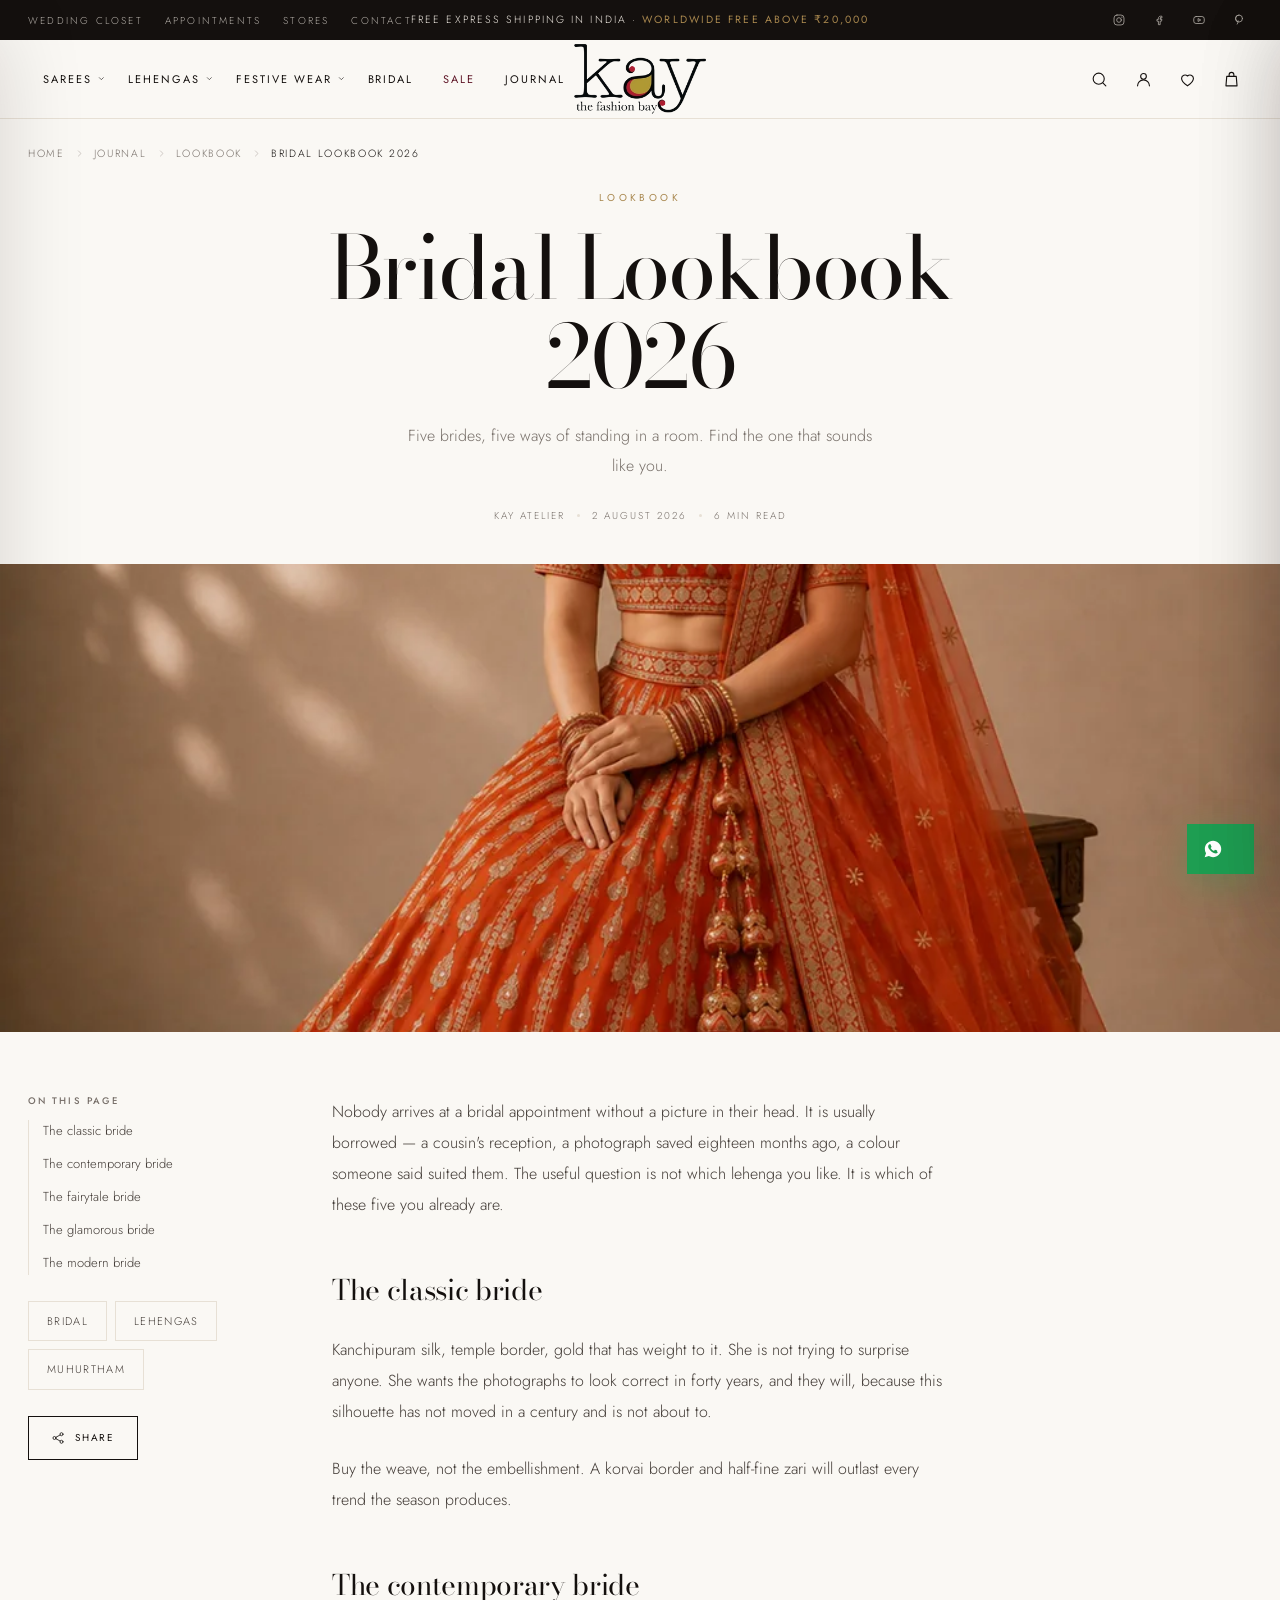
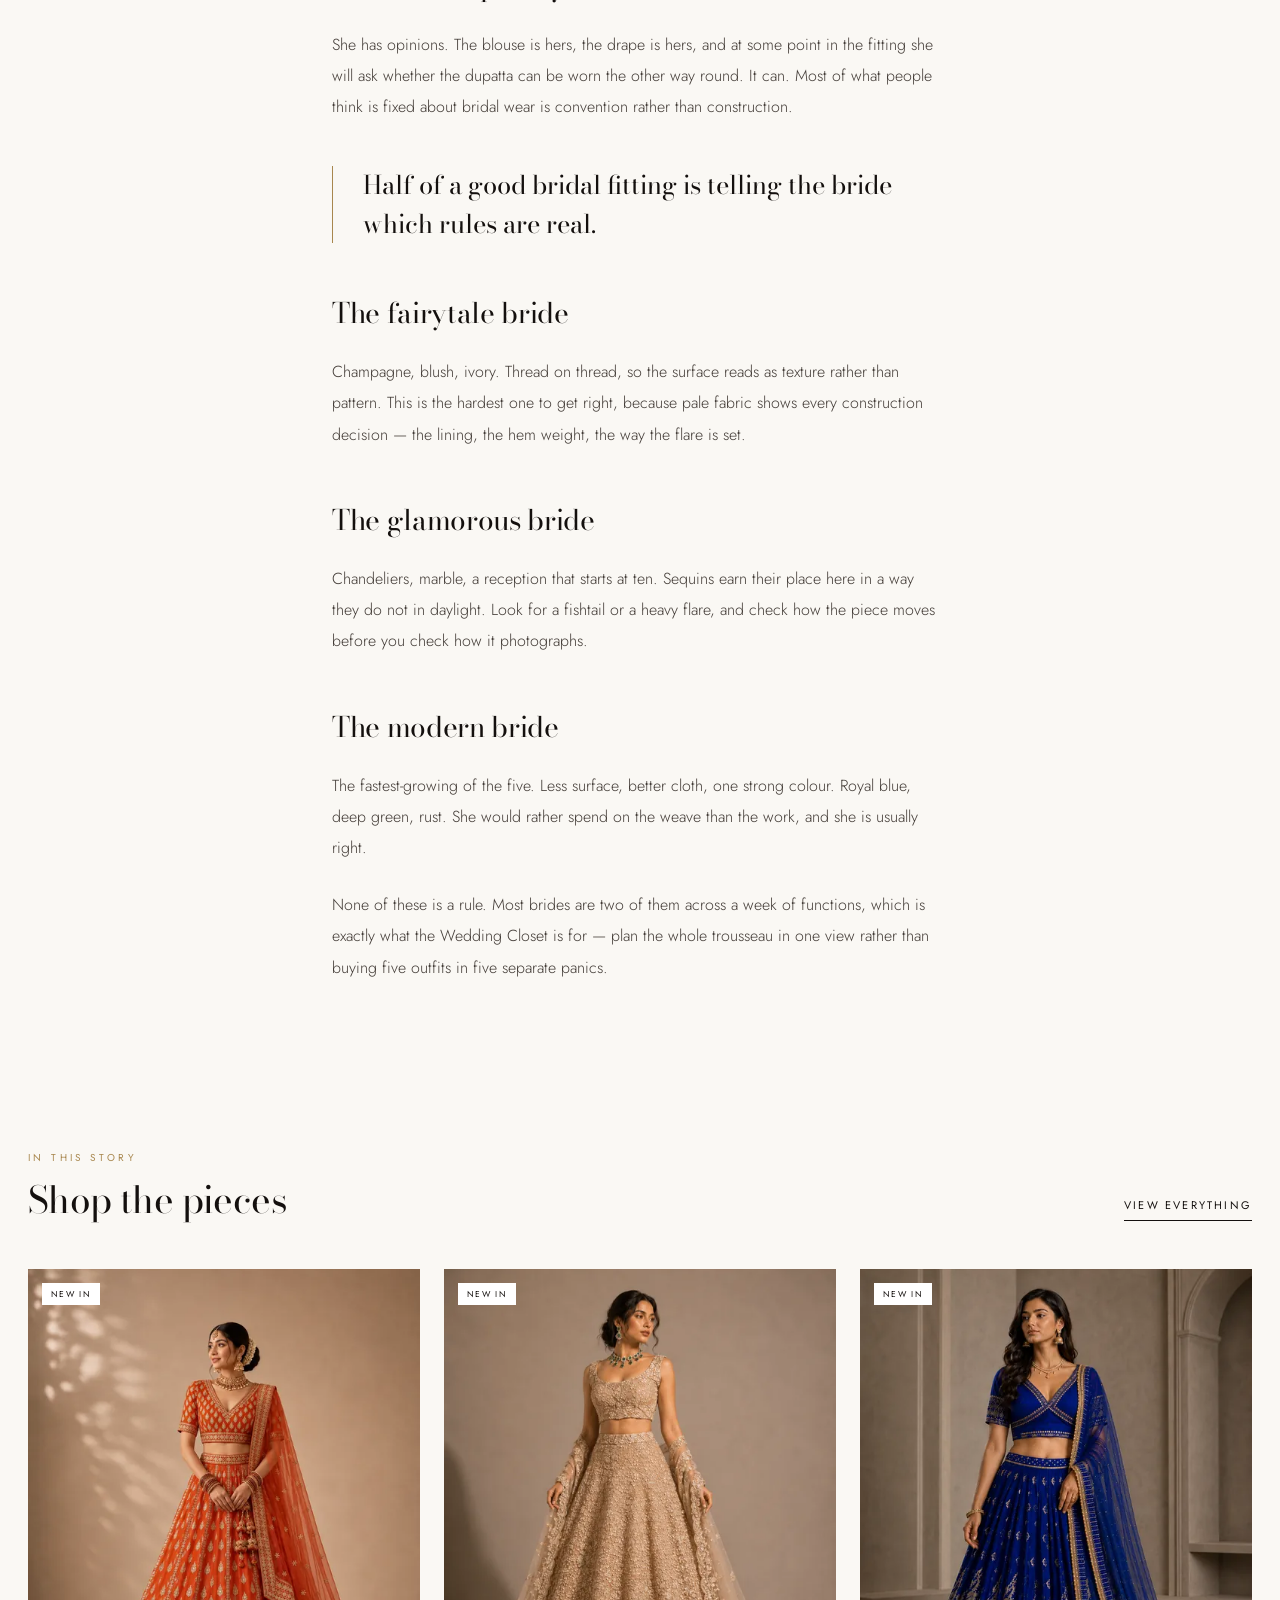
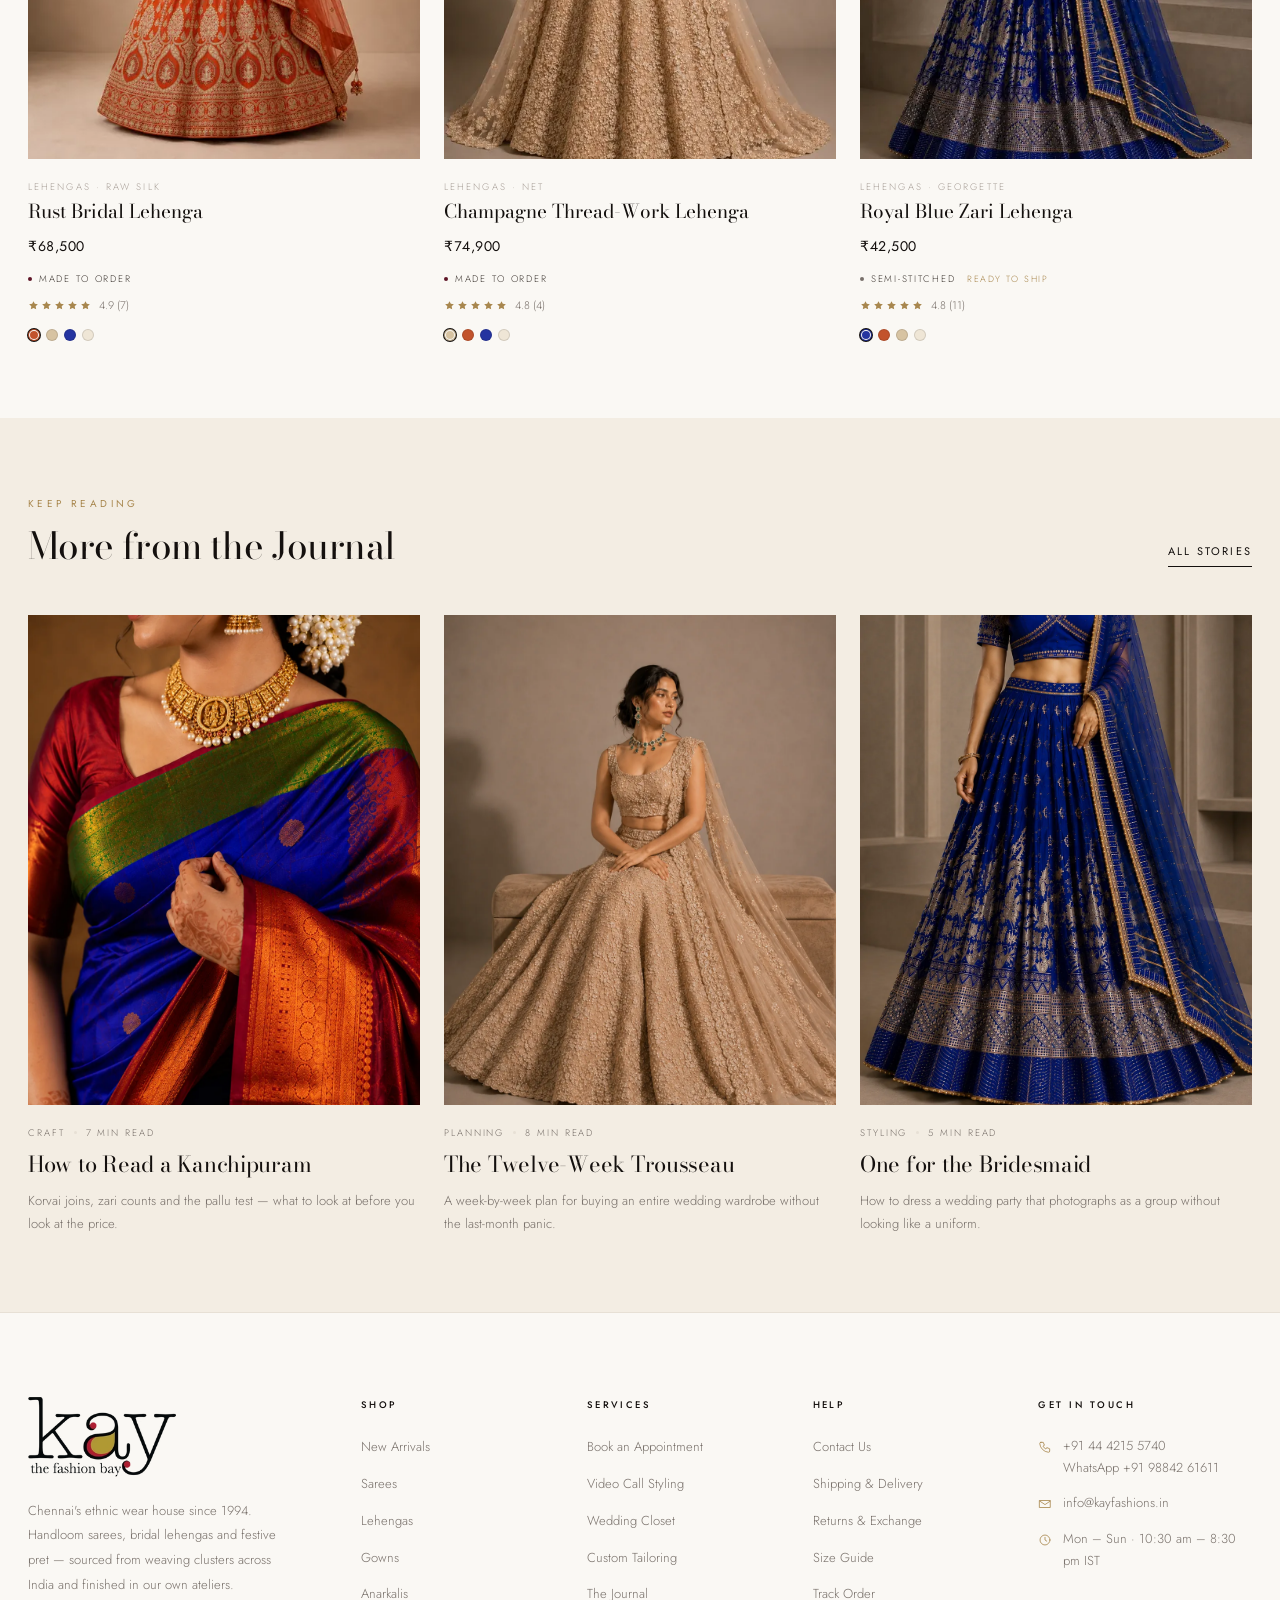
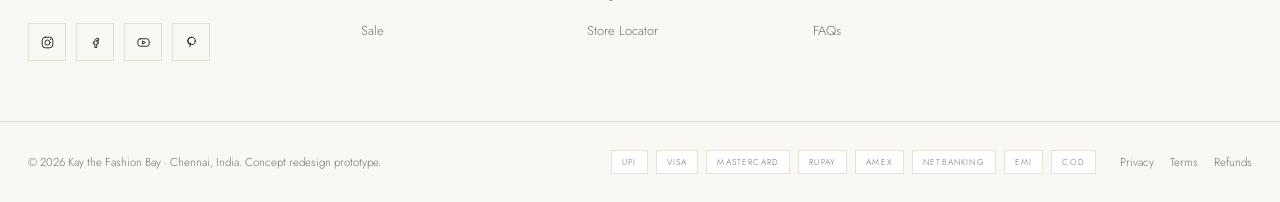
<file: article.html>
<!doctype html>
<html lang="en-IN">
<head>
<meta charset="utf-8">
<meta name="viewport" content="width=device-width, initial-scale=1">
<title>Journal | Kay the Fashion Bay</title>
<meta name="description" content="A note from the Kay atelier in Anna Nagar, Chennai.">
<meta property="og:type" content="article">
<meta name="theme-color" content="#14100E">

<link rel="preconnect" href="https://cdn.shopify.com" crossorigin>
<link rel="preconnect" href="https://fonts.gstatic.com" crossorigin>
<link rel="stylesheet" href="https://fonts.googleapis.com/css2?family=Bodoni+Moda:opsz,wght@6..96,400..700&family=Jost:wght@300;400;500;600&display=swap">
<link rel="stylesheet" href="assets/css/style.css">
</head>
<body>
<a class="skip" href="#main">Skip to content</a>
<div id="site-header"></div>

<i class="read-bar" id="readBar" aria-hidden="true"></i>

<main id="main">
  <div class="wrap">
    <nav class="crumbs" aria-label="Breadcrumb" id="crumbs"></nav>
  </div>

  <article>
    <header class="art-head wrap-n wrap" id="artHead"></header>
    <figure class="art-hero" id="artHero"></figure>
    <div class="art-layout wrap">
      <aside class="art-aside" id="artAside"></aside>
      <div class="art-body" id="artBody"></div>
    </div>
  </article>

  <section class="section-tight" id="shopSec" hidden>
    <div class="wrap">
      <div class="section-head rv">
        <div><span class="eyebrow">In this story</span><h2 class="d2">Shop the pieces</h2></div>
        <a class="link-u" href="collection.html">View everything</a>
      </div>
      <div class="pgrid pgrid--3 rv" id="shopGrid"></div>
    </div>
  </section>

  <section class="section-tight" style="background:var(--sand)">
    <div class="wrap">
      <div class="section-head rv">
        <div><span class="eyebrow">Keep reading</span><h2 class="d2">More from the Journal</h2></div>
        <a class="link-u" href="blog.html">All stories</a>
      </div>
      <div class="jr-grid rv" id="more"></div>
    </div>
  </section>
</main>

<div id="site-footer"></div>
<div id="site-chrome"></div>

<script src="assets/js/data.js"></script>
<script src="assets/js/journal.js"></script>
<script src="assets/js/app.js"></script>
<script>
document.addEventListener('DOMContentLoaded', function () {
  var J = window.JOURNAL, K = window.Kay, ico = window.KayIcon;
  var $ = function (s) { return document.querySelector(s); };
  var esc = K.esc;

  var slug = new URLSearchParams(location.search).get('p');
  var post = J.find(function (x) { return x.slug === slug; }) || J[0];

  document.title = post.title + ' | The Journal — Kay the Fashion Bay';
  var md = document.querySelector('meta[name="description"]');
  if (md) md.setAttribute('content', post.dek);

  function when(iso) {
    return new Date(iso + 'T00:00:00').toLocaleDateString('en-IN',
      { day: 'numeric', month: 'long', year: 'numeric' });
  }

  /* ---- Structured data ---- */
  (function () {
    var s = document.createElement('script');
    s.type = 'application/ld+json';
    s.textContent = JSON.stringify({
      '@context': 'https://schema.org', '@type': 'Article',
      headline: post.title, description: post.dek, image: post.hero,
      datePublished: post.date,
      author: { '@type': 'Organization', name: post.author },
      publisher: { '@type': 'Organization', name: 'Kay the Fashion Bay' }
    });
    document.head.appendChild(s);
  })();

  var sep = '<svg viewBox="0 0 24 24"><path d="M9 5l7 7-7 7"/></svg>';
  $('#crumbs').innerHTML = '<a href="index.html">Home</a>' + sep +
    '<a href="blog.html">Journal</a>' + sep +
    '<a href="blog.html?topic=' + encodeURIComponent(post.category) + '">' + esc(post.category) + '</a>' + sep +
    '<span aria-current="page">' + esc(post.title) + '</span>';

  $('#artHead').innerHTML =
    '<span class="eyebrow">' + esc(post.category) + '</span>' +
    '<h1 class="d1">' + esc(post.title) + '</h1>' +
    '<p class="lede">' + esc(post.dek) + '</p>' +
    '<div class="art-byline">' +
      '<span>' + esc(post.author) + '</span><i></i>' +
      '<time datetime="' + post.date + '">' + when(post.date) + '</time><i></i>' +
      '<span>' + post.read + ' min read</span></div>';

  $('#artHero').innerHTML =
    '<img src="' + post.hero + '" alt="' + esc(post.title) + '" width="1600" height="900" fetchpriority="high">';

  $('#artBody').innerHTML = post.body.map(function (b) {
    if (b[0] === 'h2')    return '<h2>' + esc(b[1]) + '</h2>';
    if (b[0] === 'quote') return '<blockquote>' + esc(b[1]) + '</blockquote>';
    return '<p>' + esc(b[1]) + '</p>';
  }).join('');

  /* ---- Aside: contents, tags, share ---- */
  var heads = post.body.filter(function (b) { return b[0] === 'h2'; }).map(function (b) { return b[1]; });
  $('#artBody').querySelectorAll('h2').forEach(function (h, i) { h.id = 'h-' + i; });

  $('#artAside').innerHTML =
    (heads.length ? '<nav class="art-toc" aria-label="On this page"><h4>On this page</h4><ol>' +
      heads.map(function (h, i) { return '<li><a href="#h-' + i + '">' + esc(h) + '</a></li>'; }).join('') +
      '</ol></nav>' : '') +
    '<div class="art-tags">' + post.tags.map(function (t) {
      return '<a class="chip" href="collection.html?q=' + encodeURIComponent(t) + '">' + esc(t) + '</a>';
    }).join('') + '</div>' +
    '<button class="btn btn--sm btn--ghost" id="artShare">' + ico('share') + 'Share</button>';

  $('#artShare').addEventListener('click', function () {
    var payload = { title: post.title, text: post.dek, url: location.href };
    if (navigator.share) { navigator.share(payload).catch(function () {}); }
    else if (navigator.clipboard) {
      navigator.clipboard.writeText(location.href)
        .then(function () { K.toast('Link copied to clipboard', 'check'); })
        .catch(function () { K.toast('Sharing is not available in this browser', 'x'); });
    } else { K.toast('Sharing is not available in this browser', 'x'); }
  });

  /* ---- Shop the story ---- */
  var picks = (post.shop || []).map(K.byHandle).filter(Boolean);
  if (picks.length) {
    $('#shopGrid').innerHTML = picks.map(function (p) { return K.card(p); }).join('');
    $('#shopSec').hidden = false;
  }

  /* ---- More from the Journal ---- */
  var others = J.filter(function (x) { return x.slug !== post.slug; })
                .sort(function (a, b) {
                  var sa = a.category === post.category ? 0 : 1;
                  var sb = b.category === post.category ? 0 : 1;
                  return sa - sb || (a.date < b.date ? 1 : -1);
                }).slice(0, 3);
  $('#more').innerHTML = others.map(function (p) {
    return '<article class="jr-card">' +
      '<a class="jr-card-media" href="article.html?p=' + p.slug + '" tabindex="-1" aria-hidden="true">' +
        '<img src="' + p.hero + '" alt="" loading="lazy" width="600" height="750"></a>' +
      '<div class="jr-card-body"><span class="jr-meta">' + esc(p.category) + '<i></i>' + p.read + ' min read</span>' +
        '<h3><a href="article.html?p=' + p.slug + '">' + esc(p.title) + '</a></h3>' +
        '<p>' + esc(p.dek) + '</p></div></article>';
  }).join('');

  /* ---- Reading progress ---- */
  var bar = $('#readBar'), body = $('#artBody');
  window.addEventListener('scroll', function () {
    var r = body.getBoundingClientRect();
    var total = r.height - window.innerHeight;
    var done = total <= 0 ? 1 : Math.min(1, Math.max(0, -r.top / total));
    bar.style.transform = 'scaleX(' + done + ')';
  }, { passive: true });

  K.paintCounts();
  window.KayReveal();
});
</script>
</body>
</html>
</file>
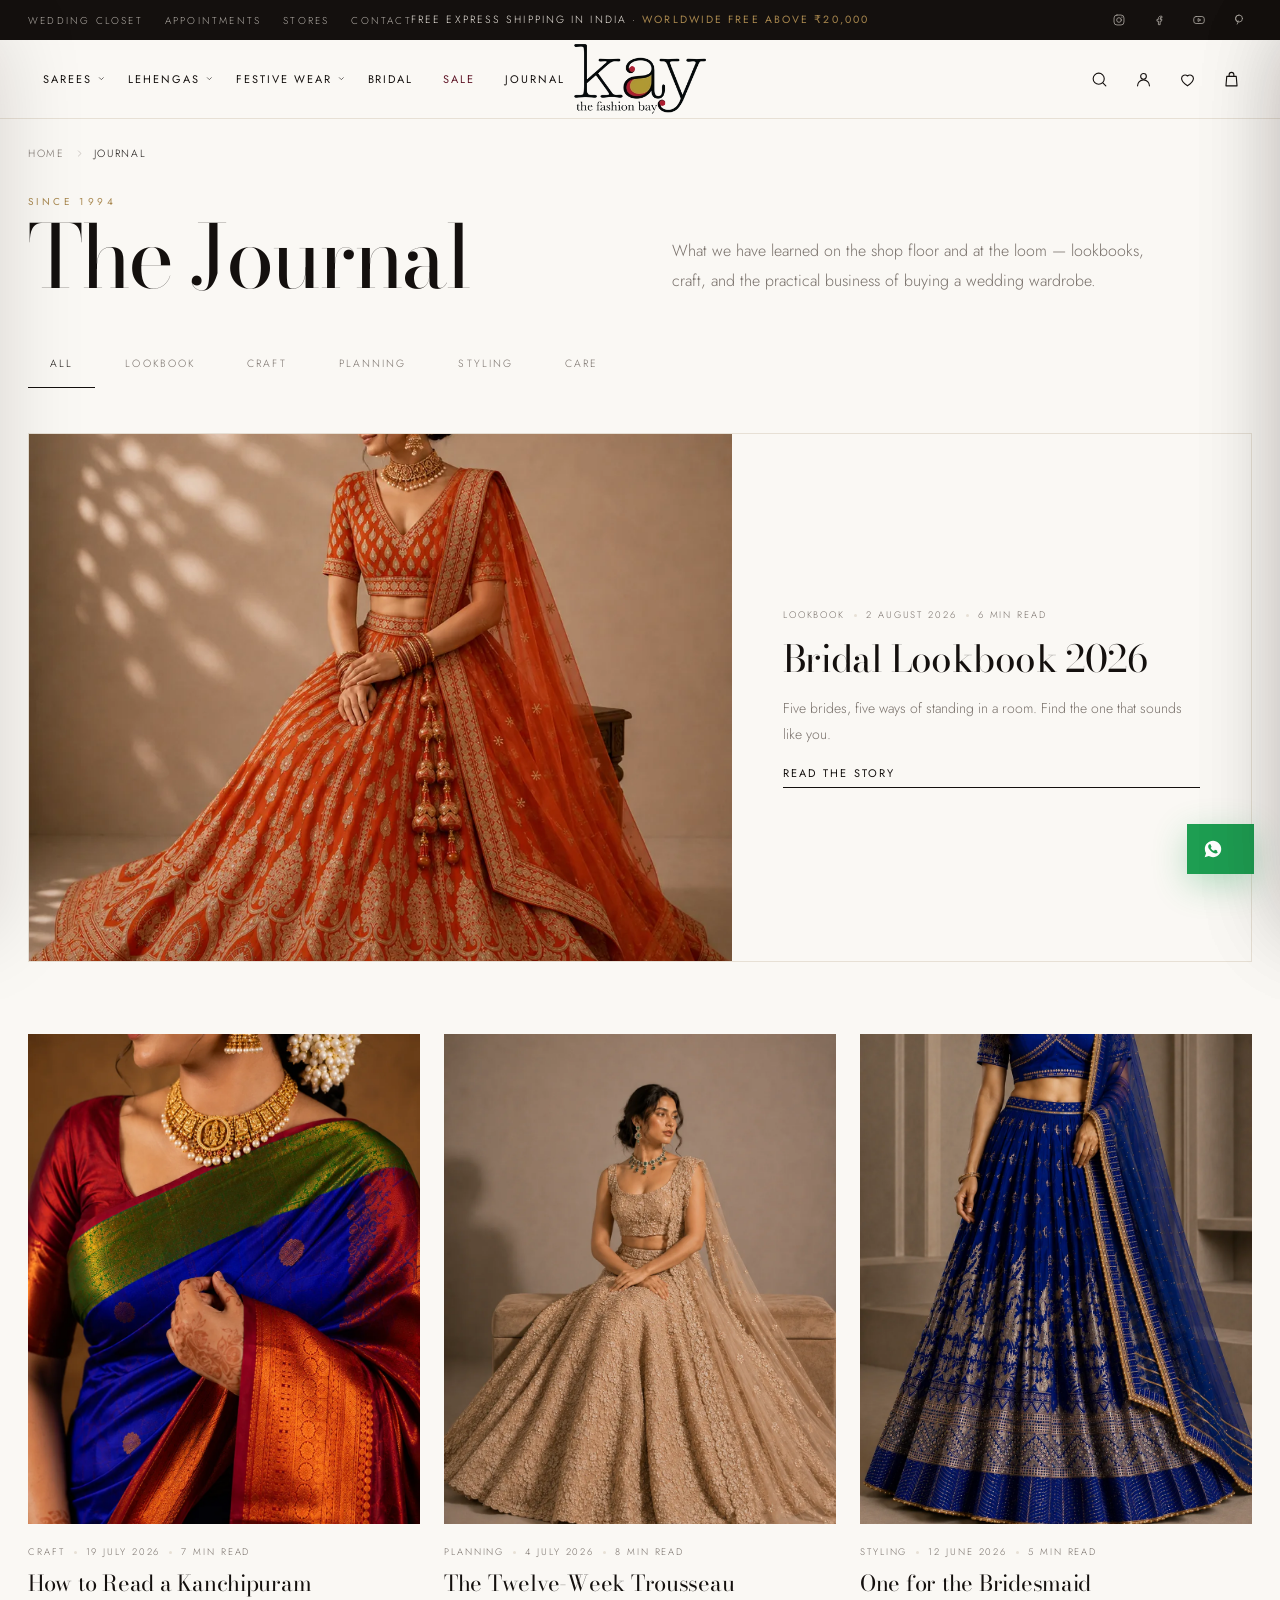
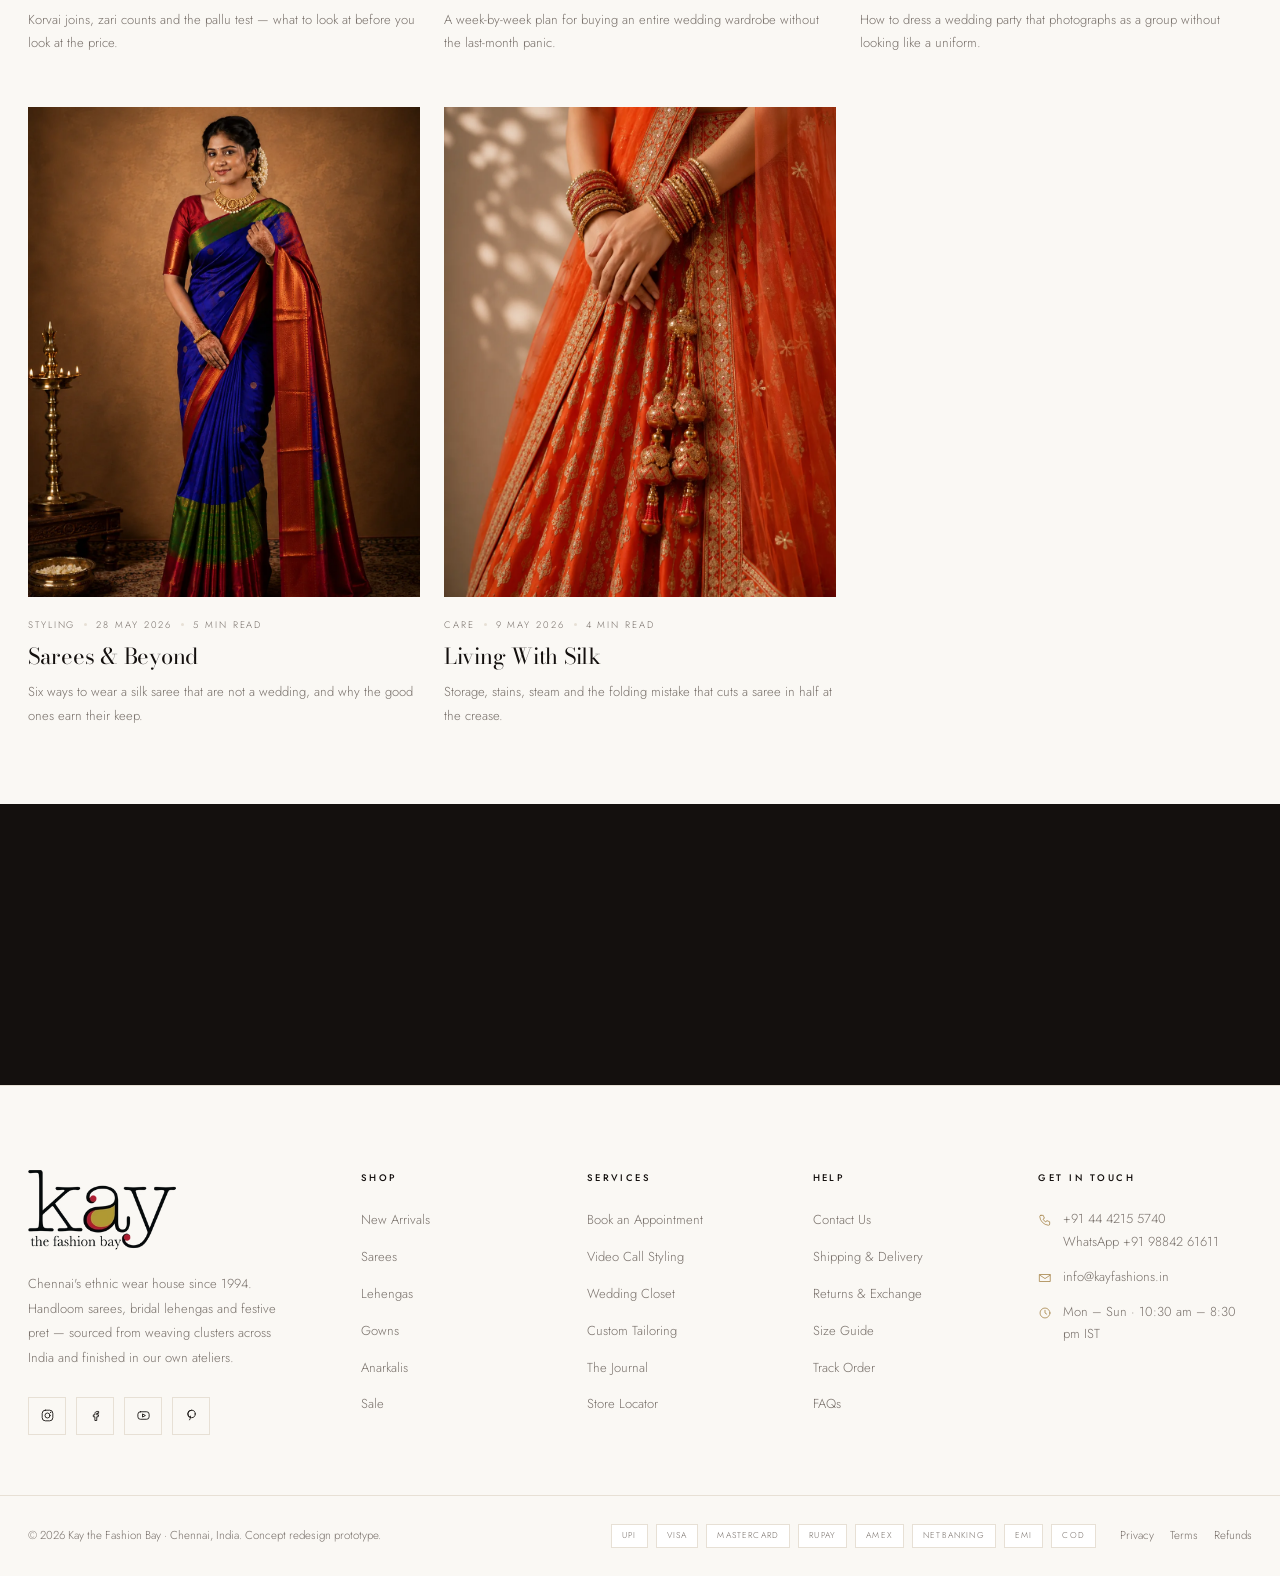
<file: blog.html>
<!doctype html>
<html lang="en-IN">
<head>
<meta charset="utf-8">
<meta name="viewport" content="width=device-width, initial-scale=1">
<title>The Journal — Bridal Lookbooks, Handloom Craft &amp; Care | Kay the Fashion Bay</title>
<meta name="description" content="Notes from a Chennai ethnic wear house since 1994 — bridal lookbooks, how to read a Kanchipuram, trousseau planning and living with silk.">
<link rel="canonical" href="https://kayfashions.in/blogs/news">
<meta property="og:type" content="website">
<meta property="og:title" content="The Journal | Kay the Fashion Bay">
<meta property="og:description" content="Bridal lookbooks, handloom craft and trousseau planning from our Anna Nagar atelier.">
<meta name="theme-color" content="#14100E">

<link rel="preconnect" href="https://cdn.shopify.com" crossorigin>
<link rel="preconnect" href="https://fonts.gstatic.com" crossorigin>
<link rel="stylesheet" href="https://fonts.googleapis.com/css2?family=Bodoni+Moda:opsz,wght@6..96,400..700&family=Jost:wght@300;400;500;600&display=swap">
<link rel="stylesheet" href="assets/css/style.css">
</head>
<body>
<a class="skip" href="#main">Skip to content</a>
<div id="site-header"></div>

<main id="main">
  <div class="wrap">
    <nav class="crumbs" aria-label="Breadcrumb">
      <a href="index.html">Home</a>
      <svg viewBox="0 0 24 24"><path d="M9 5l7 7-7 7"/></svg>
      <span aria-current="page">Journal</span>
    </nav>
  </div>

  <section class="section-tight" style="padding-top:0">
    <div class="wrap">
      <div class="jr-head rv">
        <div>
          <span class="eyebrow">Since 1994</span>
          <h1 class="d1">The Journal</h1>
        </div>
        <p class="lede">What we have learned on the shop floor and at the loom — lookbooks, craft, and the practical business of buying a wedding wardrobe.</p>
      </div>

      <div class="jr-filters rv" id="jrFilters" role="tablist" aria-label="Filter by topic"></div>
      <article class="jr-lead rv" id="jrLead"></article>
      <div class="jr-grid rv" id="jrGrid"></div>
      <p class="jr-empty" id="jrEmpty" hidden>Nothing under that topic yet. <button class="link-u" data-cat="All">Show everything</button></p>
    </div>
  </section>

  <!-- ═══ Newsletter ═══ -->
  <section class="news section-tight">
    <div class="wrap news-inner">
      <div class="rv">
        <span class="eyebrow">Join the list</span>
        <h2 class="d2">Two emails a month.</h2>
        <p>New arrivals, private sale access and the occasional note on what's on the loom.</p>
      </div>
      <div class="rv">
        <form class="news-form" id="jrNews" novalidate>
          <input type="email" id="jrEmail" placeholder="Your email address" aria-label="Email address" required>
          <button class="btn btn--light" type="submit">Subscribe</button>
        </form>
        <p class="small" id="jrNewsOut" style="margin-top:12px;color:rgba(242,237,230,.7)"></p>
      </div>
    </div>
  </section>
</main>

<div id="site-footer"></div>
<div id="site-chrome"></div>

<script src="assets/js/data.js"></script>
<script src="assets/js/journal.js"></script>
<script src="assets/js/app.js"></script>
<script>
document.addEventListener('DOMContentLoaded', function () {
  var J = window.JOURNAL, K = window.Kay, ico = window.KayIcon;
  var $ = function (s) { return document.querySelector(s); };
  var esc = K.esc;

  var posts = J.slice().sort(function (a, b) { return a.date < b.date ? 1 : -1; });
  var cats = ['All'].concat(posts.map(function (p) { return p.category; })
    .filter(function (c, i, a) { return a.indexOf(c) === i; }));

  var url = new URLSearchParams(location.search);
  var active = cats.indexOf(url.get('topic')) > -1 ? url.get('topic') : 'All';

  function when(iso) {
    return new Date(iso + 'T00:00:00').toLocaleDateString('en-IN',
      { day: 'numeric', month: 'long', year: 'numeric' });
  }
  function meta(p) {
    return '<span class="jr-meta">' + esc(p.category) + '<i></i>' + when(p.date) +
           '<i></i>' + p.read + ' min read</span>';
  }

  $('#jrFilters').innerHTML = cats.map(function (c) {
    return '<button class="tab' + (c === active ? ' on' : '') + '" data-cat="' + esc(c) + '"' +
      ' role="tab" aria-selected="' + (c === active) + '">' + esc(c) + '</button>';
  }).join('');

  function paint() {
    var list = active === 'All' ? posts : posts.filter(function (p) { return p.category === active; });
    var lead = list[0], rest = list.slice(1);

    $('#jrLead').innerHTML = !lead ? '' :
      '<a class="jr-lead-media" href="article.html?p=' + lead.slug + '" tabindex="-1" aria-hidden="true">' +
        '<img src="' + lead.hero + '" alt="" width="900" height="600" fetchpriority="high"></a>' +
      '<div class="jr-lead-body">' + meta(lead) +
        '<h2 class="d2"><a href="article.html?p=' + lead.slug + '">' + esc(lead.title) + '</a></h2>' +
        '<p>' + esc(lead.dek) + '</p>' +
        '<span class="link-u">Read the story</span></div>';
    $('#jrLead').hidden = !lead;

    $('#jrGrid').innerHTML = rest.map(function (p) {
      return '<article class="jr-card">' +
        '<a class="jr-card-media" href="article.html?p=' + p.slug + '" tabindex="-1" aria-hidden="true">' +
          '<img src="' + p.hero + '" alt="" loading="lazy" width="600" height="750"></a>' +
        '<div class="jr-card-body">' + meta(p) +
          '<h3><a href="article.html?p=' + p.slug + '">' + esc(p.title) + '</a></h3>' +
          '<p>' + esc(p.dek) + '</p></div></article>';
    }).join('');

    $('#jrEmpty').hidden = list.length > 0;
    window.KayReveal();
  }

  function setCat(c) {
    active = c;
    document.querySelectorAll('#jrFilters .tab').forEach(function (b) {
      var on = b.dataset.cat === c;
      b.classList.toggle('on', on);
      b.setAttribute('aria-selected', on);
    });
    var u = new URL(location.href);
    if (c === 'All') u.searchParams.delete('topic'); else u.searchParams.set('topic', c);
    history.replaceState(null, '', u);
    paint();
  }

  document.addEventListener('click', function (e) {
    var b = e.target.closest('[data-cat]');
    if (b) { setCat(b.dataset.cat); }
  });

  $('#jrNews').addEventListener('submit', function (e) {
    e.preventDefault();
    var v = ($('#jrEmail').value || '').trim();
    var okMail = /^[^@\s]+@[^@\s]+\.[a-z]{2,}$/i.test(v);
    $('#jrNewsOut').textContent = okMail
      ? 'Thank you — you are on the list.'
      : 'Please enter a valid email address.';
    if (okMail) $('#jrEmail').value = '';
  });

  paint();
  K.paintCounts();
});
</script>
</body>
</html>
</file>
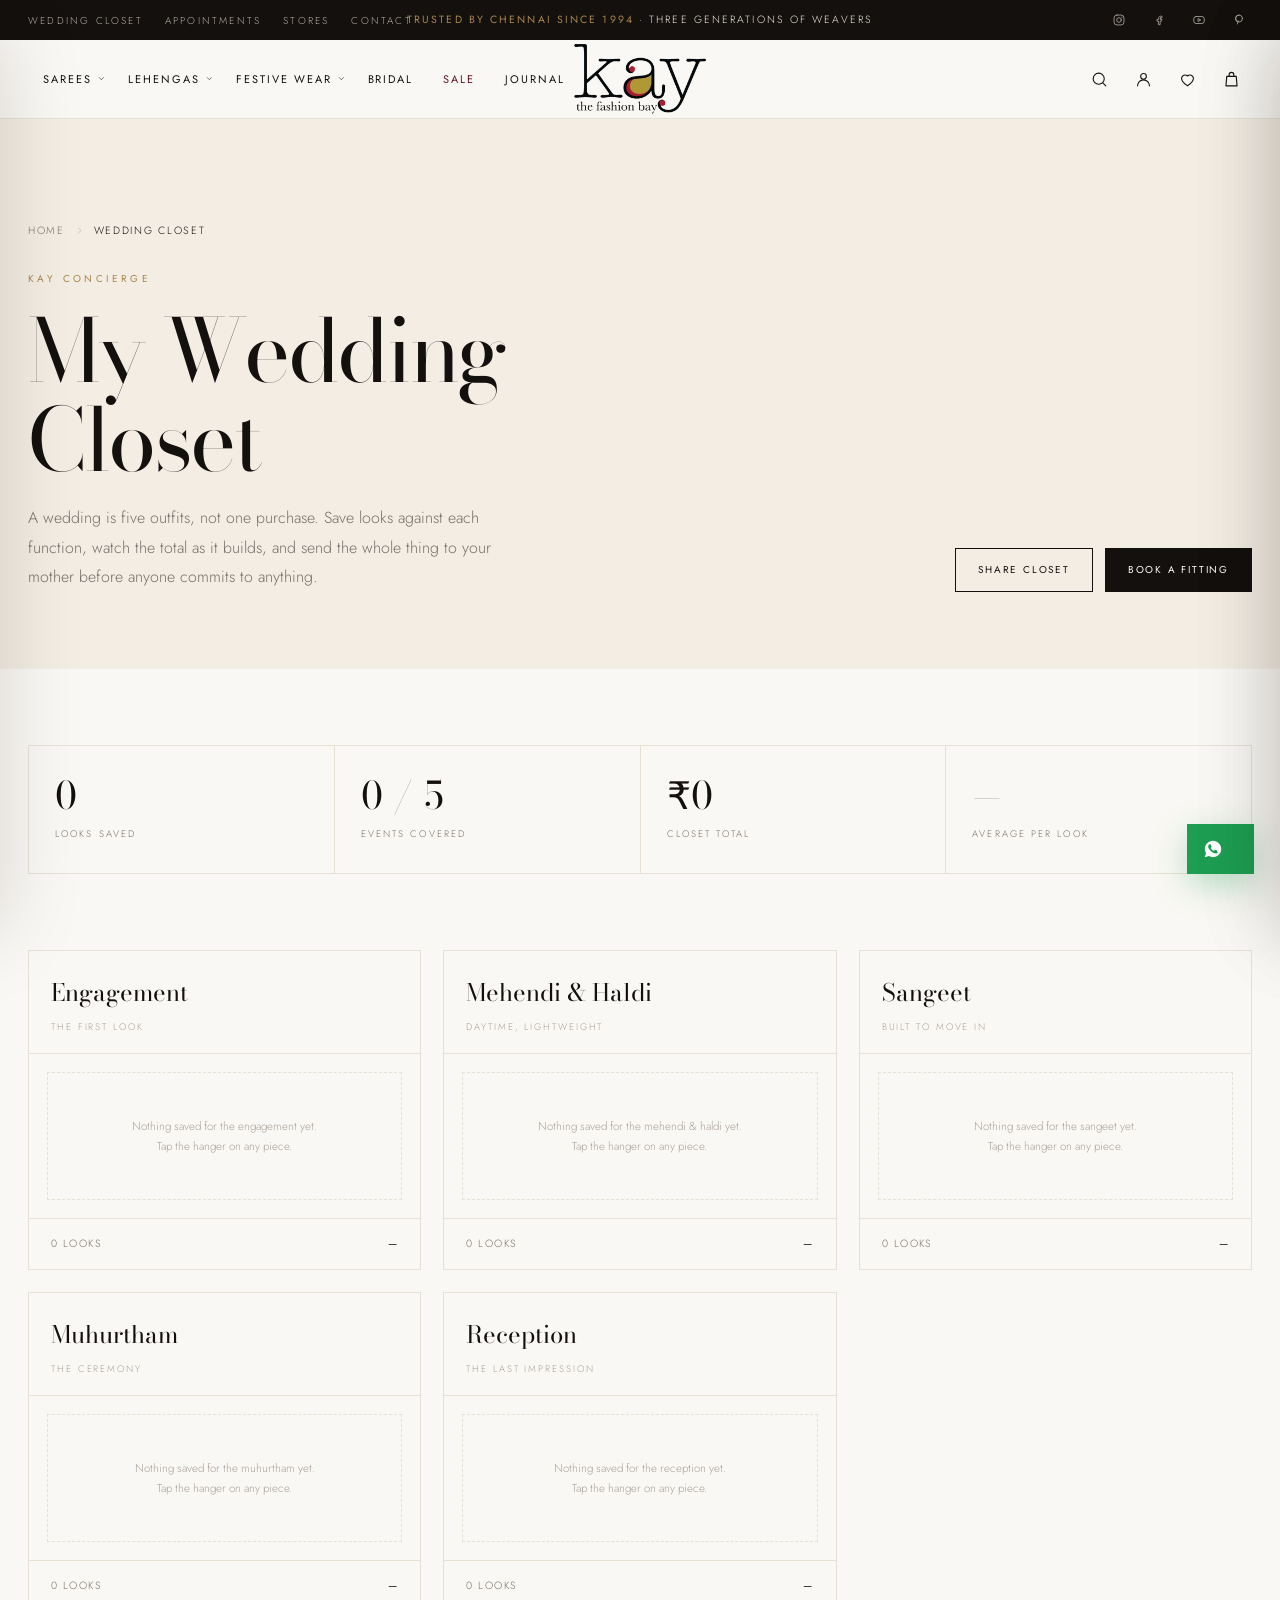
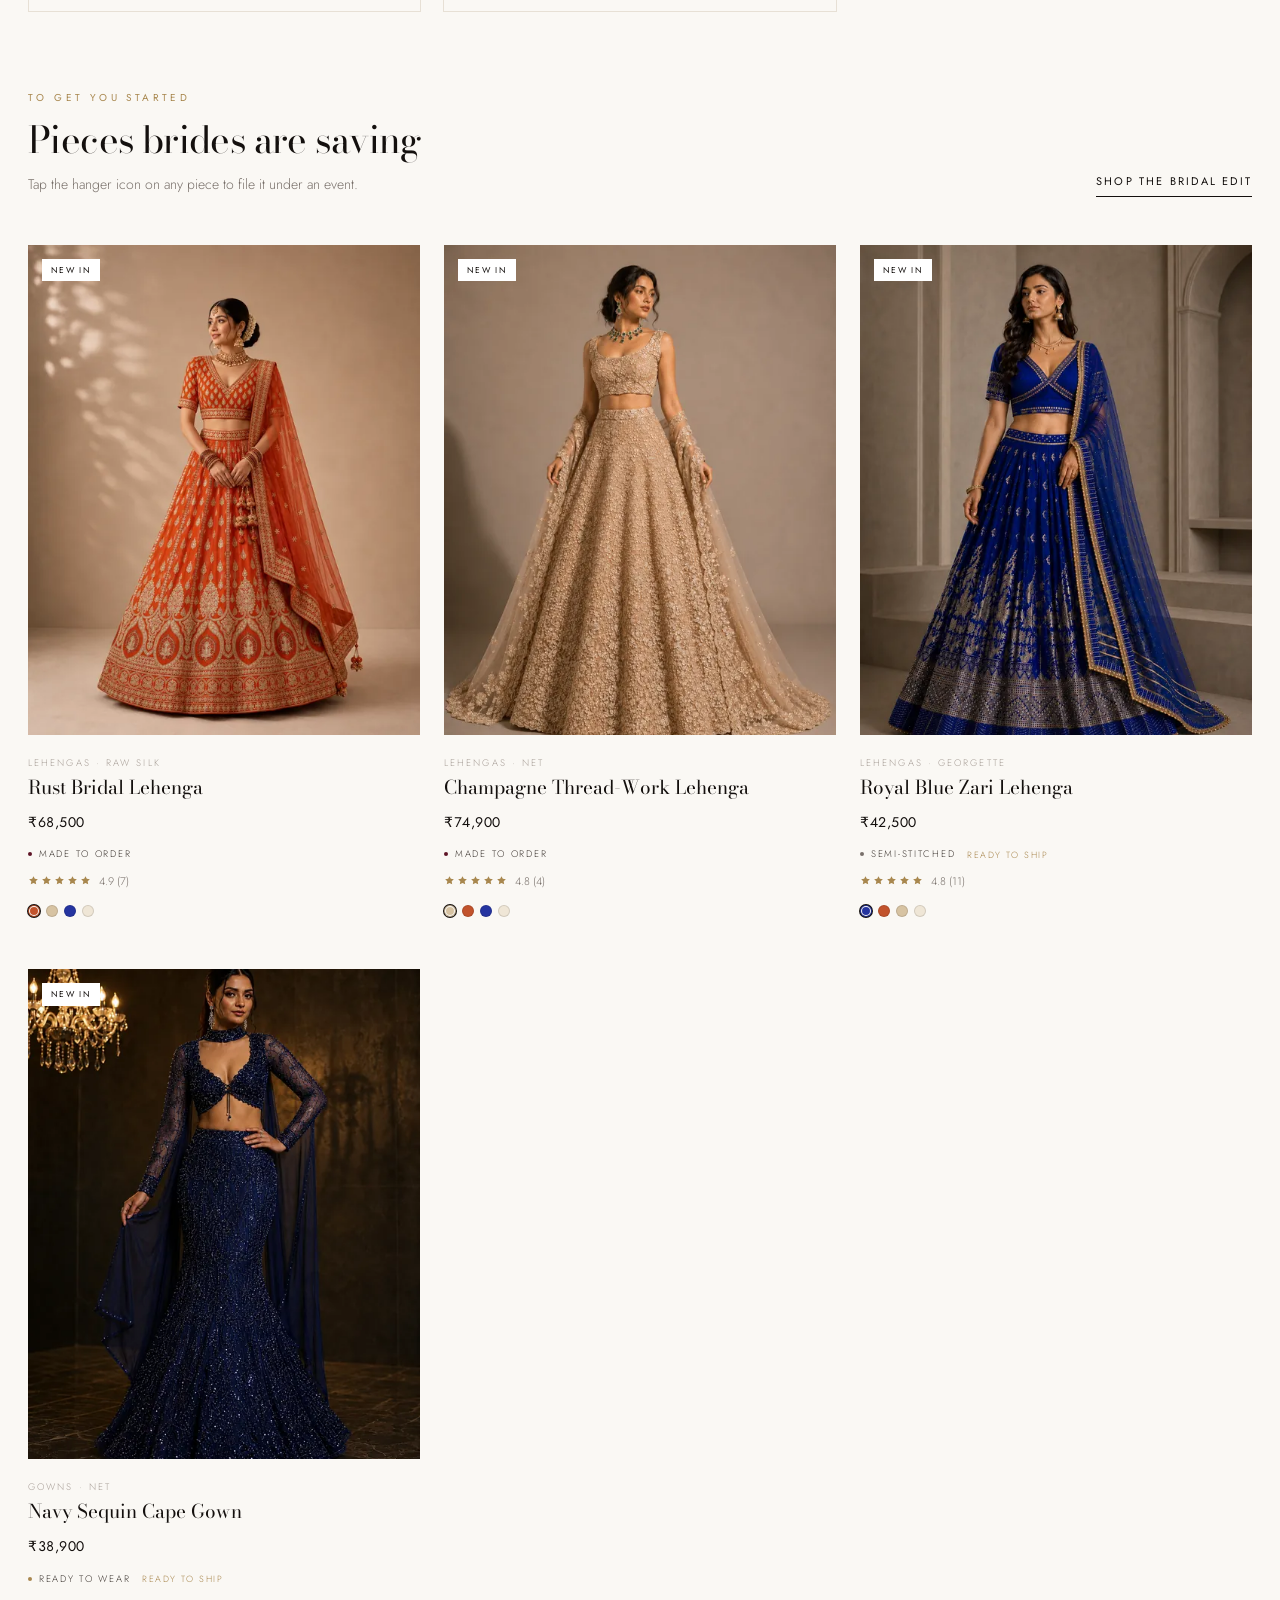
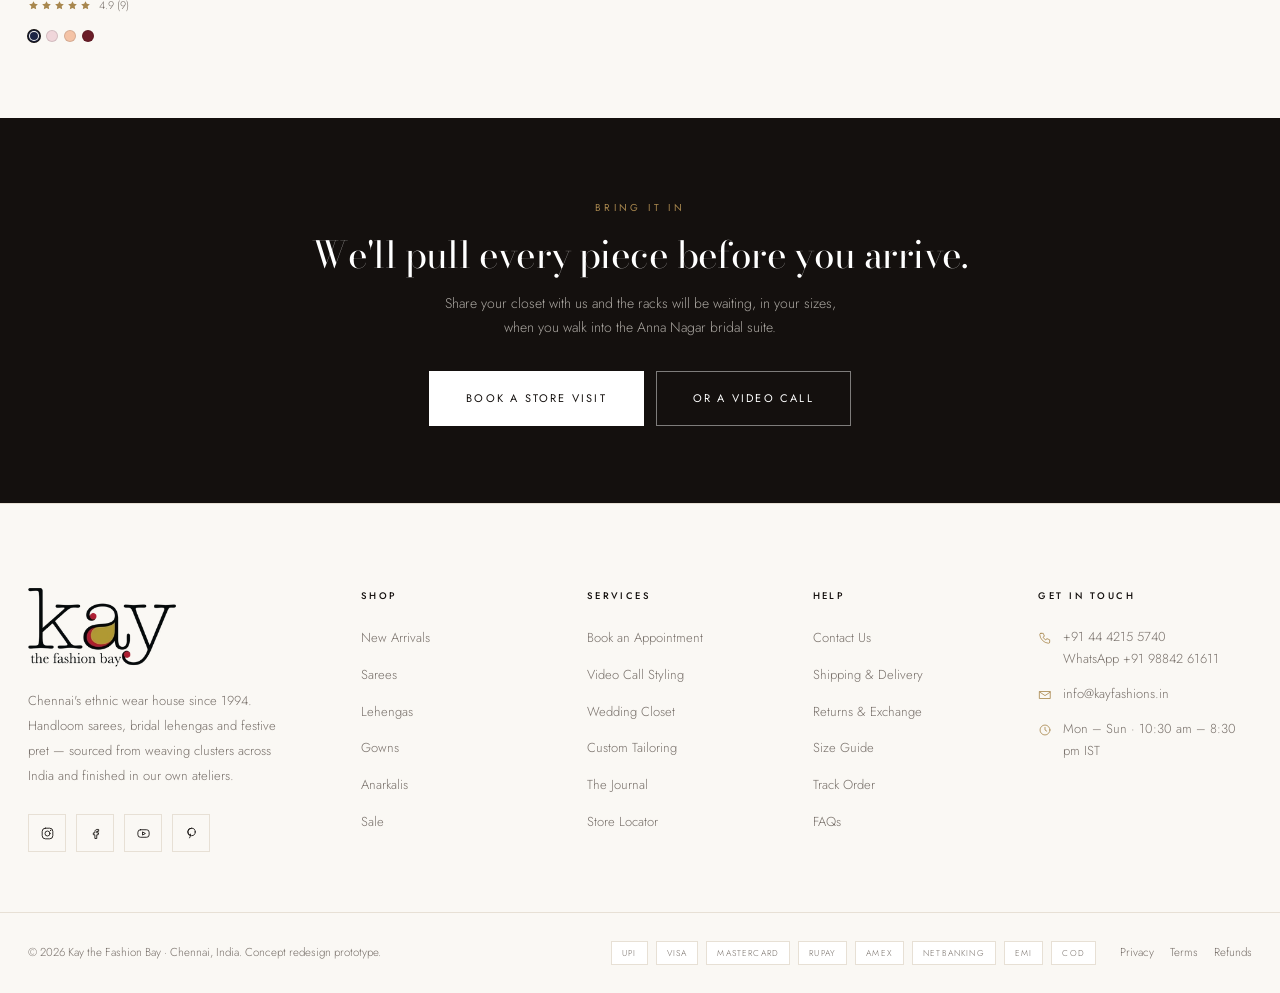
<file: closet.html>
<!doctype html>
<html lang="en-IN">
<head>
<meta charset="utf-8">
<meta name="viewport" content="width=device-width, initial-scale=1">
<title>My Wedding Closet — Plan Your Trousseau by Event | Kay the Fashion Bay</title>
<meta name="description" content="Plan a whole trousseau in one place. Save looks against the engagement, mehendi, sangeet, muhurtham and reception, track your total, and share the closet with your family before you commit.">
<link rel="canonical" href="https://kayfashions.in/wedding-closet">
<meta property="og:type" content="website">
<meta property="og:title" content="My Wedding Closet | Kay the Fashion Bay">
<meta property="og:description" content="Five events, one trousseau. Save looks per function and track the total.">
<meta name="theme-color" content="#14100E">

<link rel="preconnect" href="https://cdn.shopify.com" crossorigin>
<link rel="preconnect" href="https://fonts.gstatic.com" crossorigin>
<link rel="stylesheet" href="https://fonts.googleapis.com/css2?family=Bodoni+Moda:opsz,wght@6..96,400..700&family=Jost:wght@300;400;500;600&display=swap">
<link rel="stylesheet" href="assets/css/style.css">
</head>
<body>
<a class="skip" href="#main">Skip to content</a>
<div id="site-header"></div>

<main id="main">

  <section class="section-tight" style="background:var(--sand)">
    <div class="wrap">
      <nav class="crumbs" aria-label="Breadcrumb">
        <a href="index.html">Home</a>
        <svg viewBox="0 0 24 24"><path d="M9 5l7 7-7 7"/></svg>
        <span aria-current="page">Wedding Closet</span>
      </nav>
      <div class="between" style="align-items:flex-end;flex-wrap:wrap;gap:28px">
        <div>
          <span class="eyebrow">Kay Concierge</span>
          <h1 class="d1" style="margin:18px 0 18px">My Wedding<br>Closet</h1>
          <p class="lede">A wedding is five outfits, not one purchase. Save looks against each function, watch the total as it builds, and send the whole thing to your mother before anyone commits to anything.</p>
        </div>
        <div class="row" style="gap:12px;flex-wrap:wrap">
          <button class="btn btn--ghost btn--sm" id="shareBtn">Share closet</button>
          <a class="btn btn--sm" href="appointments.html?mode=store">Book a fitting</a>
        </div>
      </div>
    </div>
  </section>

  <section class="section-tight">
    <div class="wrap">
      <div class="closet-stats rv" id="stats"></div>
    </div>
  </section>

  <section class="section-tight" style="padding-top:0">
    <div class="wrap">
      <div class="events rv" id="events"></div>
    </div>
  </section>

  <!-- Empty-state helper: what to put in it -->
  <section class="section-tight" id="suggestWrap" style="padding-top:0">
    <div class="wrap">
      <div class="section-head rv">
        <div><span class="eyebrow">To get you started</span><h2 class="d2" id="suggestTitle">Pieces brides are saving</h2>
          <p>Tap the hanger icon on any piece to file it under an event.</p></div>
        <a class="link-u" href="collection.html?c=Bridal">Shop the bridal edit</a>
      </div>
      <div class="pgrid rv" id="suggest"></div>
    </div>
  </section>

  <section class="section-tight" style="background:var(--deep);color:#F2EDE6">
    <div class="wrap wrap-n center">
      <span class="eyebrow">Bring it in</span>
      <h2 class="d2" style="color:#fff;margin:16px 0 16px">We'll pull every piece before you arrive.</h2>
      <p style="color:rgba(242,237,230,.68);max-width:52ch;margin:0 auto 32px">Share your closet with us and the racks will be waiting, in your sizes, when you walk into the Anna Nagar bridal suite.</p>
      <div class="row" style="justify-content:center;gap:12px;flex-wrap:wrap">
        <a class="btn btn--light" href="appointments.html?mode=store">Book a store visit</a>
        <a class="btn btn--outline-light" href="appointments.html?mode=video">Or a video call</a>
      </div>
    </div>
  </section>
</main>

<div id="site-footer"></div>
<div id="site-chrome"></div>

<script src="assets/js/data.js"></script>
<script src="assets/js/app.js"></script>
<script>
document.addEventListener('DOMContentLoaded', function () {
  var P = window.PRODUCTS, K = window.Kay, ico = window.KayIcon;
  var EVENTS = K.EVENTS;
  var $ = function (s) { return document.querySelector(s); };
  var esc = K.esc, money = K.money;

  function render() {
    var closet = K.closet();
    var all = K.closetAll();
    var total = K.closetTotal();
    var filled = EVENTS.filter(function (e) { return (closet[e.k] || []).length; }).length;

    /* ---- Stats ---- */
    $('#stats').innerHTML = [
      [all.length, all.length === 1 ? 'Look saved' : 'Looks saved'],
      [filled + ' / ' + EVENTS.length, 'Events covered'],
      [money(total), 'Closet total'],
      [all.length ? money(total / all.length) : '—', 'Average per look']
    ].map(function (s) {
      return '<div class="cstat"><b class="tnum">' + s[0] + '</b><span>' + s[1] + '</span></div>';
    }).join('');

    /* ---- Event columns ---- */
    $('#events').innerHTML = EVENTS.map(function (e) {
      var list = (closet[e.k] || []).map(function (h) { return P.find(function (p) { return p.handle === h; }); })
                                    .filter(Boolean);
      var sum = list.reduce(function (s, p) { return s + p.price; }, 0);

      var body = list.length
        ? list.map(function (p) {
            return '<div class="clook">' +
              '<a href="product.html?h=' + p.handle + '"><img src="' + p.images[0] + '" alt="" loading="lazy"></a>' +
              '<div><a href="product.html?h=' + p.handle + '"><h5>' + esc(p.title) + '</h5></a>' +
              '<p class="small">' + esc(p.readiness) + ' · <span class="tnum">' + money(p.price) + '</span></p></div>' +
              '<button class="clook-x" data-closet-rm="' + p.handle + '" data-ev2="' + e.k + '" ' +
              'aria-label="Remove ' + esc(p.title) + ' from ' + esc(e.t) + '">' + ico('x') + '</button>' +
              '</div>';
          }).join('')
        : '<div class="event-empty">Nothing saved for the ' + esc(e.t.toLowerCase()) + ' yet.<br>Tap the hanger on any piece.</div>';

      return '<section class="event">' +
        '<header class="event-head"><b>' + esc(e.t) + '</b><span>' + esc(e.s) + '</span></header>' +
        '<div class="event-body">' + body + '</div>' +
        '<footer class="event-foot"><span>' + list.length + (list.length === 1 ? ' look' : ' looks') + '</span>' +
        '<b class="tnum">' + (sum ? money(sum) : '—') + '</b></footer>' +
        '</section>';
    }).join('');

    /* ---- Suggestions: hide once the closet is full enough to stand alone ---- */
    var wrap = $('#suggestWrap');
    if (all.length >= 5) { wrap.hidden = true; }
    else {
      wrap.hidden = false;
      $('#suggestTitle').textContent = all.length ? 'Fill the gaps' : 'Pieces brides are saving';
      var savedHandles = all.map(function (l) { return l.handle; });
      // Prefer the events still empty, then anything bridal-adjacent.
      var emptyEvents = EVENTS.filter(function (e) { return !(closet[e.k] || []).length; }).map(function (e) { return e.t; });
      var pool = P.filter(function (p) { return p.available && savedHandles.indexOf(p.handle) < 0; });
      var picks = pool.filter(function (p) { return p.price >= 9000; }).slice(0, 4);
      if (picks.length < 4) picks = picks.concat(pool.slice(0, 4 - picks.length));
      $('#suggest').innerHTML = picks.map(function (p) { return K.card(p); }).join('');
      void emptyEvents;
    }

    K.paintCounts();
  }

  document.addEventListener('kay:closet', render);

  $('#shareBtn').addEventListener('click', function () {
    var all = K.closetAll();
    if (!all.length) { K.toast('Save a look first, then share the closet', 'hanger'); return; }
    var text = 'My Kay wedding closet — ' + all.length + ' looks, ' + money(K.closetTotal());
    if (navigator.share) {
      navigator.share({ title: 'My Kay Wedding Closet', text: text, url: location.href }).catch(function () {});
    } else if (navigator.clipboard) {
      navigator.clipboard.writeText(text + ' · ' + location.href)
        .then(function () { K.toast('Closet link copied to clipboard', 'check'); })
        .catch(function () { K.toast('Sharing is not available in this browser', 'x'); });
    } else {
      K.toast('Sharing is not available in this browser', 'x');
    }
  });

  render();
  window.KayReveal();
});
</script>
</body>
</html>
</file>
<file: assets/css/style.css>
/* ==========================================================================
   KAY — The Fashion Bay · Design System
   Quiet-luxury ecommerce for Indian ethnic wear.

   House rules:
   · No rounded corners. Luxury reads as sharp.
   · Hairlines, not boxes. Weight comes from space, not borders.
   · Micro-labels are small and widely tracked; display type is large and tight.
   · Motion is slow and single-property. Nothing bounces.
   ========================================================================== */

/* ---------- Tokens ---------- */
:root {
  /* Neutrals */
  --ink:        #14100E;
  --ink-2:      #433C37;
  --muted:      #78706A;
  --faint:      #A9A099;
  --line:       #E7E0D5;
  --line-2:     #F1ECE3;
  --paper:      #FAF8F4;
  --surface:    #FFFFFF;
  --sand:       #F3EDE3;
  --deep:       #14100E;

  /* Accent — used sparingly */
  --wine:       #5E1526;
  --wine-dark:  #45101C;
  --wine-tint:  #FAF1F3;
  --gold:       #A8874E;
  --gold-tint:  #F7F1E5;
  --green:      #2C6349;
  --red:        #A81F2F;

  /* Type */
  --display: "Bodoni Moda", "Didot", "Bodoni MT", "Playfair Display", Georgia, serif;
  --sans: "Jost", -apple-system, BlinkMacSystemFont, "Segoe UI", Roboto, sans-serif;

  --fs-xs:   11px;
  --fs-sm:   13px;
  --fs-base: 14px;
  --fs-md:   16px;
  --fs-lg:   18px;

  /* Space */
  --gut: 28px;
  --max: 1520px;
  --section: clamp(76px, 9vw, 150px);

  /* Effects */
  --r-sm: 0; --r: 0; --r-lg: 0;
  --shadow-sm: 0 1px 2px rgba(20, 16, 14, .04);
  --shadow:    0 10px 40px rgba(20, 16, 14, .07);
  --shadow-lg: 0 30px 80px rgba(20, 16, 14, .15);
  --ease: cubic-bezier(.4, 0, .2, 1);
  --ease-out: cubic-bezier(.16, 1, .3, 1);

  --header-h: 78px;
  --bar-h: 40px;
}

/* ---------- Reset ---------- */
*, *::before, *::after { box-sizing: border-box; }
* { margin: 0; padding: 0; }
html { -webkit-text-size-adjust: 100%; scroll-behavior: smooth; }
body {
  font-family: var(--sans);
  font-size: var(--fs-base);
  font-weight: 300;
  line-height: 1.7;
  color: var(--ink);
  background: var(--paper);
  -webkit-font-smoothing: antialiased;
  text-rendering: optimizeLegibility;
  overflow-x: hidden;
}
body.no-scroll { overflow: hidden; }
img, video { display: block; max-width: 100%; }
img { height: auto; }
/* Inline icons: safe defaults so an icon dropped into ANY context renders correctly.
   Without these a bare <svg> falls back to fill:black at default dimensions.
   Component rules further down override size / fill / stroke as needed. */
svg {
  display: inline-block; vertical-align: -0.18em; flex: none;
  width: 1.15em; height: 1.15em; max-width: 100%;
  fill: none; stroke: currentColor; stroke-width: 1.4;
  stroke-linecap: round; stroke-linejoin: round;
}
button, input, select, textarea { font: inherit; color: inherit; background: none; border: none; }
button { cursor: pointer; }
a { color: inherit; text-decoration: none; }
ul, ol { list-style: none; }
:focus-visible { outline: 1px solid var(--wine); outline-offset: 4px; }
::selection { background: var(--wine); color: #fff; }

/* ---------- Typography ---------- */
h1, h2, h3, h4 { font-family: var(--display); font-weight: 400; line-height: 1.1; letter-spacing: -.012em; }
.d1 { font-size: clamp(42px, 6.8vw, 88px); font-weight: 400; line-height: 1.02; letter-spacing: -.028em; }
/* Section headings sit below the hero headline (clamp max 46px) — the hero has
   to stay the loudest voice on the page, so .d2 caps under it. */
.d2 { font-size: clamp(25px, 2.9vw, 40px); font-weight: 400; line-height: 1.1; letter-spacing: -.016em; }
.d3 { font-size: clamp(25px, 2.7vw, 37px); font-weight: 400; letter-spacing: -.012em; }
.d4 { font-size: clamp(20px, 1.9vw, 25px); font-weight: 400; }

.eyebrow {
  font-size: 10px; font-weight: 400; letter-spacing: .34em;
  text-transform: uppercase; color: var(--gold);
}
.lede { font-size: var(--fs-md); color: var(--muted); line-height: 1.85; max-width: 54ch; font-weight: 300; }
.small { font-size: var(--fs-sm); color: var(--muted); }
.tnum { font-variant-numeric: tabular-nums; }

/* ---------- Layout ---------- */
.wrap { width: 100%; max-width: var(--max); margin-inline: auto; padding-inline: var(--gut); }
.wrap-n { max-width: 1140px; }
.section { padding-block: var(--section); }
.section-tight { padding-block: clamp(52px, 6vw, 92px); }
.stack > * + * { margin-top: var(--s, 16px); }
.row { display: flex; align-items: center; gap: 12px; }
.between { display: flex; align-items: center; justify-content: space-between; gap: 16px; }
.center { text-align: center; }
.hide { display: none !important; }

.section-head { display: flex; align-items: flex-end; justify-content: space-between; gap: 32px; margin-bottom: 48px; }
.section-head .eyebrow { margin-bottom: 14px; display: block; }
.section-head p { color: var(--muted); margin-top: 12px; max-width: 50ch; font-weight: 300; }

/* Editorial section index — 01 / 02 / 03 */
.sec-no {
  display: block; font-family: var(--display); font-size: 13px; letter-spacing: .2em;
  color: var(--faint); margin-bottom: 12px;
}
.sec-no::after { content: ""; display: inline-block; width: 36px; height: 1px; background: var(--line); vertical-align: middle; margin-left: 12px; }

.rule { height: 1px; background: var(--line); border: 0; }
.hair { border-top: 1px solid var(--line); }

/* ---------- Buttons ---------- */
.btn {
  --bg: var(--ink); --fg: #fff; --bd: var(--ink);
  display: inline-flex; align-items: center; justify-content: center; gap: 10px;
  padding: 17px 36px; min-height: 54px;
  background: var(--bg); color: var(--fg); border: 1px solid var(--bd);
  font-size: 11px; font-weight: 400; letter-spacing: .2em; text-transform: uppercase;
  transition: background .5s var(--ease), color .5s var(--ease), border-color .5s var(--ease);
  position: relative;
}
.btn:hover { --bg: var(--wine); --bd: var(--wine); }
.btn svg { width: 16px; height: 16px; }
.btn--ghost { --bg: transparent; --fg: var(--ink); --bd: var(--ink); }
.btn--ghost:hover { --bg: var(--ink); --fg: #fff; }
.btn--light { --bg: #fff; --fg: var(--ink); --bd: #fff; }
.btn--light:hover { --bg: var(--wine); --fg: #fff; --bd: var(--wine); }
.btn--outline-light { --bg: transparent; --fg: #fff; --bd: rgba(255,255,255,.45); }
.btn--outline-light:hover { --bg: #fff; --fg: var(--ink); --bd: #fff; }
.btn--wine { --bg: var(--wine); --bd: var(--wine); }
.btn--wine:hover { --bg: var(--ink); --bd: var(--ink); }
.btn--sm { padding: 12px 22px; min-height: 44px; font-size: 10px; letter-spacing: .18em; }
.btn--sm svg { width: 14px; height: 14px; }
.btn--block { width: 100%; }
.btn[disabled] { opacity: .35; pointer-events: none; }

.link-u {
  font-size: 11px; font-weight: 400; letter-spacing: .2em; text-transform: uppercase;
  padding-bottom: 6px; position: relative; display: inline-block; white-space: nowrap;
}
.link-u::after {
  content: ""; position: absolute; left: 0; right: 0; bottom: 0; height: 1px;
  background: currentColor; transform-origin: right; transition: transform .6s var(--ease-out);
}
.link-u:hover { color: var(--wine); }
.link-u:hover::after { transform: scaleX(0); transform-origin: left; }

.iconbtn {
  width: 42px; height: 42px; display: grid; place-items: center;
  transition: color .35s var(--ease); position: relative; color: var(--ink);
}
.iconbtn:hover { color: var(--wine); }
.iconbtn svg { width: 19px; height: 19px; }

.badge-count {
  position: absolute; top: 4px; right: 2px; min-width: 16px; height: 16px; padding: 0 4px;
  background: var(--wine); color: #fff;
  font-size: 9.5px; font-weight: 500; line-height: 16px; text-align: center; font-style: normal;
  transform: scale(0); transition: transform .4s var(--ease-out);
}
.badge-count.on { transform: scale(1); }

/* ---------- Announcement bar ---------- */
.announce {
  background: var(--deep); color: #EFE9E1; height: var(--bar-h);
  display: flex; align-items: center; overflow: hidden; position: relative; z-index: 60;
}
/* Three columns so the rotating message stays optically centred regardless of
   how wide the link and social clusters get. */
.announce .wrap { display: grid; grid-template-columns: minmax(0, 1fr) auto minmax(0, 1fr); align-items: center; gap: 24px; }
.announce-links { display: flex; align-items: center; gap: 22px; }
.announce-social { display: flex; align-items: center; justify-content: flex-end; gap: 14px; }
/* 14px glyphs, so the box needs a floor of its own to stay clickable. */
.announce-social a { opacity: .7; transition: opacity .4s, color .4s; display: grid; place-items: center; min-width: 26px; min-height: 26px; }
.announce-social a:hover { opacity: 1; color: var(--gold); }
.announce-social svg { width: 14px; height: 14px; }
.announce-social .announce-side { margin-right: 6px; pointer-events: none; }
.announce-track { height: var(--bar-h); overflow: hidden; text-align: center; }
.announce-item {
  height: var(--bar-h); line-height: var(--bar-h);
  font-size: 10.5px; letter-spacing: .2em; text-transform: uppercase; font-weight: 300;
  animation: annIn .7s var(--ease-out);
}
@keyframes annIn { from { opacity: 0; transform: translateY(60%) } to { opacity: 1; transform: none } }
.announce-item b { color: var(--gold); font-weight: 400; }
.announce-side {
  font-size: 10px; letter-spacing: .22em; text-transform: uppercase; opacity: .72;
  transition: opacity .4s, color .4s; white-space: nowrap;
}
.announce-side:hover { opacity: 1; color: var(--gold); }
.announce-side b { color: var(--gold); font-weight: 400; }

/* ---------- Header ---------- */
.header {
  position: sticky; top: 0; z-index: 50; background: rgba(250,248,244,.88);
  backdrop-filter: saturate(180%) blur(16px); -webkit-backdrop-filter: saturate(180%) blur(16px);
  border-bottom: 1px solid var(--line); transition: box-shadow .4s;
}
.header.scrolled { box-shadow: 0 1px 20px rgba(20,16,14,.05); }
/* minmax(0, 1fr) — NOT 1fr. A bare 1fr floors at the nav's min-content width,
   so a long nav widens the left column and shoves the logo off-centre. */
.header-inner { height: var(--header-h); display: grid; grid-template-columns: minmax(0, 1fr) auto minmax(0, 1fr); align-items: center; gap: 16px; }

.logo { justify-self: center; text-align: center; line-height: 1; display: block; }
.logo img { width: 132px; height: auto; }
.logo--footer { justify-self: start; text-align: left; }
.logo--footer img { width: 148px; }

.nav { display: flex; align-items: center; gap: 0; }
.nav > li > a, .nav > li > button {
  display: flex; align-items: center; gap: 6px; padding: 12px 15px;
  font-size: 11px; font-weight: 400; letter-spacing: .18em; text-transform: uppercase;
  position: relative; color: var(--ink); white-space: nowrap; transition: color .4s;
}
.nav > li > a::after, .nav > li > button::after {
  content: ""; position: absolute; left: 15px; right: 15px; bottom: 6px; height: 1px;
  background: var(--wine); transform: scaleX(0); transform-origin: left; transition: transform .55s var(--ease-out);
}
.nav > li:hover > a::after, .nav > li:hover > button::after, .nav > li > a.active::after { transform: scaleX(1); }
.nav > li:hover > a, .nav > li:hover > button { color: var(--wine); }
.nav .hot { color: var(--wine); }
.nav-caret { width: 8px !important; height: 8px !important; stroke-width: 1.8; transition: transform .45s var(--ease-out); }
.nav > li:hover .nav-caret { transform: rotate(180deg); }

.header-actions { display: flex; align-items: center; justify-content: flex-end; gap: 2px; }

/* Mega menu */
.mega {
  position: absolute; left: 0; right: 0; top: 100%;
  background: var(--surface); border-top: 1px solid var(--line); border-bottom: 1px solid var(--line);
  box-shadow: 0 24px 50px rgba(20,16,14,.08);
  opacity: 0; visibility: hidden; transform: translateY(-6px);
  transition: opacity .45s var(--ease), transform .45s var(--ease-out), visibility .45s;
  z-index: 45;
}
.has-mega:hover .mega, .mega:hover { opacity: 1; visibility: visible; transform: translateY(0); }
.mega-inner { display: grid; grid-template-columns: repeat(4, 1fr) 1.2fr; gap: 48px; padding-block: 48px 54px; }
.mega h5 { font-family: var(--sans); font-size: 9.5px; font-weight: 500; letter-spacing: .26em; text-transform: uppercase; color: var(--faint); margin-bottom: 20px; }
.mega li + li { margin-top: 12px; }
.mega li a { font-size: var(--fs-base); color: var(--ink-2); font-weight: 300; transition: color .35s, padding-left .35s; display: inline-block; }
.mega li a:hover { color: var(--wine); padding-left: 6px; }
.mega-card { position: relative; overflow: hidden; aspect-ratio: 4/3; display: block; }
.mega-card img { width: 100%; height: 100%; object-fit: cover; transition: transform 1.1s var(--ease-out); }
.mega-card:hover img { transform: scale(1.05); }
.mega-card figcaption {
  position: absolute; inset: auto 0 0 0; padding: 22px;
  background: linear-gradient(transparent, rgba(18,14,12,.8)); color: #fff;
}
.mega-card b { font-family: var(--display); font-size: 23px; font-weight: 400; display: block; }
.mega-card span { font-size: 9.5px; letter-spacing: .2em; text-transform: uppercase; opacity: .8; }

.burger { display: none; }

/* ---------- Hero ---------- */
.hero { position: relative; background: var(--deep); overflow: hidden; }

/* Media is a background layer behind BOTH the copy and the roles strip, so the
   copy can bottom-align in normal flow instead of dodging absolute siblings. */
.hero-media { position: absolute; inset: 0; z-index: 0; }
.hero-video {
  width: 100%; height: 100%; object-fit: cover; object-position: center;
  display: block; background: var(--deep);
}
.hero-media::after {
  content: ""; position: absolute; inset: 0; pointer-events: none;
  background:
    linear-gradient(to top, rgba(14,10,9,.86) 0%, rgba(14,10,9,.34) 42%, rgba(14,10,9,0) 70%),
    linear-gradient(100deg, rgba(14,10,9,.72) 0%, rgba(14,10,9,.3) 46%, rgba(14,10,9,0) 82%);
}

/* Bottom-left: the copy settles on the floor of the frame rather than floating
   in the middle of it — the standard fashion-house hero composition. */
.hero-body {
  position: relative; z-index: 2;
  min-height: clamp(560px, 84vh, 880px);
  display: flex; align-items: flex-end;
  padding-bottom: clamp(52px, 7vh, 92px);
}
.hero-body .wrap { width: 100%; position: relative; }
.hero-copy { max-width: 540px; color: #fff; }

.hero-rule { display: block; width: 54px; height: 1px; background: var(--gold); margin-bottom: 26px; opacity: .9; }
.hero-copy .eyebrow { color: var(--gold); font-size: 9.5px; letter-spacing: .4em; }
.hero-copy h1 {
  color: #fff; margin: 20px 0 20px;
  font-size: clamp(29px, 3.1vw, 46px); line-height: 1.14; letter-spacing: -.012em; font-weight: 400;
}
.hero-copy p { font-size: 14.5px; color: rgba(255,255,255,.74); max-width: 40ch; line-height: 1.85; font-weight: 300; }
.hero-cta { display: flex; flex-wrap: wrap; gap: 12px; margin-top: 34px; }

.hero-scroll {
  position: absolute; right: 0; bottom: 6px; color: rgba(255,255,255,.5);
  font-size: 9px; letter-spacing: .3em; text-transform: uppercase;
  display: flex; align-items: center; gap: 12px;
}
.hero-scroll::after { content: ""; width: 46px; height: 1px; background: currentColor; }

/* Role-based entry strip, layered on the hero foot */
.roles { position: relative; z-index: 3; display: grid; grid-template-columns: repeat(3, 1fr); border-top: 1px solid rgba(255,255,255,.16); }
.role {
  padding: 22px 28px; color: #fff; display: flex; align-items: center; justify-content: space-between; gap: 14px;
  background: rgba(16,12,10,.34); backdrop-filter: blur(8px); transition: background .5s var(--ease);
}
.role + .role { border-left: 1px solid rgba(255,255,255,.16); }
.role:hover { background: rgba(94,21,38,.75); }
.role b { display: block; font-size: 11px; letter-spacing: .2em; text-transform: uppercase; font-weight: 400; }
.role span { display: block; font-size: 12px; color: rgba(255,255,255,.6); margin-top: 3px; }
.role svg { width: 15px; height: 15px; opacity: .7; }

/* ---------- USP strip ---------- */
.usp { background: var(--surface); border-bottom: 1px solid var(--line); }
.usp-grid { display: grid; grid-template-columns: repeat(5, 1fr); }
.usp-item { display: flex; flex-direction: column; align-items: center; text-align: center; gap: 12px; padding: 38px 20px; }
.usp-item + .usp-item { border-left: 1px solid var(--line-2); }
.usp-item svg { width: 26px; height: 26px; stroke: var(--gold); stroke-width: 1; }
.usp-item b { display: block; font-size: 10.5px; font-weight: 400; letter-spacing: .18em; text-transform: uppercase; }
.usp-item span { font-size: 12px; color: var(--muted); font-weight: 300; }

/* ---------- Category tiles ---------- */
.cats { display: grid; grid-template-columns: repeat(4, 1fr); gap: 44px 24px; }
.ctile { display: block; text-align: center; }
.ctile-img { display: block; width: 100%; aspect-ratio: 4 / 5; overflow: hidden; background: var(--sand); }
.ctile-img img { width: 100%; height: 100%; object-fit: cover; object-position: center 12%; transition: transform 1.2s var(--ease-out); }
.ctile:hover .ctile-img img { transform: scale(1.05); }
.ctile-name { display: block; margin-top: 20px; font-family: var(--display); font-size: 22px; font-weight: 400; letter-spacing: .01em; transition: color .4s; }
.ctile:hover .ctile-name { color: var(--wine); }
.ctile-n { display: block; margin-top: 4px; font-size: 9.5px; color: var(--faint); letter-spacing: .22em; text-transform: uppercase; }

/* ---------- Occasion tiles ---------- */
.cat-grid { display: grid; grid-template-columns: repeat(3, 1fr); gap: 20px; }
.cat-grid--6 { grid-template-columns: repeat(4, 1fr); gap: 18px; }
.cat { position: relative; display: block; overflow: hidden; aspect-ratio: 3/4; background: var(--sand); }
.cat--wide { aspect-ratio: 3/2; }
.cat img { width: 100%; height: 100%; object-fit: cover; transition: transform 1.3s var(--ease-out); }
.cat:hover img { transform: scale(1.045); }
.cat::after {
  content: ""; position: absolute; inset: 0;
  background: linear-gradient(transparent 38%, rgba(18,14,12,.74)); transition: background .6s;
}
.cat:hover::after { background: linear-gradient(transparent 22%, rgba(18,14,12,.84)); }
.cat-label { position: absolute; inset: auto 0 0 0; z-index: 2; padding: 26px; color: #fff; }
.cat-label b { font-family: var(--display); font-size: clamp(21px, 2vw, 29px); font-weight: 400; display: block; }
.cat-label span { font-size: 9.5px; letter-spacing: .2em; text-transform: uppercase; opacity: .78; }
.cat-arrow {
  position: absolute; right: 24px; bottom: 26px; z-index: 3; width: 36px; height: 36px;
  border: 1px solid rgba(255,255,255,.45); display: grid; place-items: center;
  opacity: 0; transform: translateX(-8px); transition: all .55s var(--ease-out);
}
.cat:hover .cat-arrow { opacity: 1; transform: translateX(0); }
.cat-arrow svg { width: 13px; height: 13px; stroke: #fff; }

/* ---------- Product card ---------- */
/* New arrivals — five across, so the house's own shots run the full width of
   the page rather than sitting in a four-up grid with a hole in it. */
.newin-sec { padding-top: clamp(58px, 6.5vw, 104px); }
.newin { display: grid; grid-template-columns: repeat(5, minmax(0, 1fr)); gap: 44px 18px; }
.newin .card-media { aspect-ratio: 2 / 3; }

.pgrid { display: grid; grid-template-columns: repeat(4, 1fr); gap: 52px 24px; }
.pgrid--3 { grid-template-columns: repeat(3, 1fr); }
.pgrid--2 { grid-template-columns: repeat(2, 1fr); }

.card { display: flex; flex-direction: column; }
/* Positioning context for the overlay controls. Without this they anchor to
   .card and the quick-view bar lands over the price instead of the image. */
.card-frame { position: relative; overflow: hidden; }
.card-media { position: relative; display: block; overflow: hidden; aspect-ratio: 4/5; background: var(--sand); }
.card-media img {
  position: absolute; inset: 0; width: 100%; height: 100%; object-fit: cover;
  transition: opacity .8s var(--ease), transform 1.3s var(--ease-out);
}
.card-media .img-b { opacity: 0; }
.card-frame:hover .img-a { opacity: 0; }
.card-frame:hover .img-b { opacity: 1; }
.card-frame:hover .card-media img { transform: scale(1.04); }
.card-media.sold img { filter: grayscale(.5) opacity(.7); }

/* Capped so a tag can never run under the wishlist / closet buttons on a
   narrow card, which is what the stacked pills used to do. */
.card-tags { position: absolute; top: 14px; left: 14px; z-index: 3; display: flex; flex-direction: column; gap: 6px; align-items: flex-start; max-width: calc(100% - 118px); pointer-events: none; }
.tag {
  padding: 4px 9px; font-size: 8.5px; font-weight: 400; letter-spacing: .16em; text-transform: uppercase;
  background: var(--ink); color: #fff; white-space: nowrap;
}
.tag--sale { background: var(--wine); }
.tag--new  { background: var(--surface); color: var(--ink); }
.tag--rts  { background: rgba(255,255,255,.94); color: #6E5525; }
.tag--sold { background: rgba(20,16,14,.8); }

.card-wish {
  position: absolute; top: 12px; right: 12px; z-index: 3; width: 34px; height: 34px;
  background: transparent; display: grid; place-items: center;
  opacity: 0; transform: translateY(-5px); transition: all .5s var(--ease-out);
}
/* The white block is a pseudo-element, not the button itself, so the touch
   target can grow to 44px without the paint growing with it and covering the
   garment. */
.card-wish::before, .card-closet::before {
  content: ""; position: absolute; inset: 0; background: rgba(255,255,255,.9);
  transition: background .35s;
}
.card-wish svg, .card-closet svg { position: relative; z-index: 1; }
.card-frame:hover .card-wish, .card-wish.on { opacity: 1; transform: translateY(0); }
.card-wish svg { width: 16px; height: 16px; transition: all .35s; }
.card-wish.on svg { stroke: var(--wine); fill: var(--wine); }
.card-wish:hover::before { background: #fff; }

/* Save-to-Wedding-Closet, sits beside the wishlist heart */
.card-closet {
  position: absolute; top: 12px; right: 52px; z-index: 3; width: 34px; height: 34px;
  background: transparent; display: grid; place-items: center;
  opacity: 0; transform: translateY(-5px); transition: all .5s var(--ease-out);
}
.card-frame:hover .card-closet { opacity: 1; transform: translateY(0); }
.card-closet svg { width: 16px; height: 16px; }
.card-closet:hover::before { background: #fff; }
.card-closet:hover { color: var(--wine); }
.card-closet.on { opacity: 1; color: var(--wine); }

.card-quick {
  position: absolute; left: 0; right: 0; bottom: 0; z-index: 3;
  padding: 15px; background: rgba(255,255,255,.96);
  font-size: 9.5px; font-weight: 400; letter-spacing: .22em;
  text-transform: uppercase; text-align: center; color: var(--ink);
  opacity: 0; transform: translateY(100%); transition: all .5s var(--ease-out);
}
.card-frame:hover .card-quick { opacity: 1; transform: translateY(0); }
.card-quick:hover { background: var(--ink); color: #fff; }

.card-body { padding-top: 20px; display: flex; flex-direction: column; gap: 5px; }
.card-cat { font-size: 9.5px; letter-spacing: .22em; text-transform: uppercase; color: var(--faint); }
.card-title { font-family: var(--display); font-size: 19px; font-weight: 400; line-height: 1.3; color: var(--ink); transition: color .4s; }
.card-title:hover { color: var(--wine); }
.card-price { display: flex; align-items: baseline; gap: 10px; margin-top: 5px; flex-wrap: wrap; }
.price { font-size: var(--fs-base); font-weight: 400; letter-spacing: .04em; }
.price-was { font-size: 12px; color: var(--faint); text-decoration: line-through; }
.price-off { font-size: 10px; font-weight: 400; color: var(--wine); letter-spacing: .12em; text-transform: uppercase; }

/* Garment-readiness — a garment claim, distinct from the shipping claim */
.card-status { display: flex; align-items: center; flex-wrap: wrap; gap: 3px 12px; margin-top: 7px; }
/* Shipping speed, moved off the photograph. Gold and right-aligned so it
   reads as a separate claim from the garment readiness beside it. */
.card-rts { font-size: 9px; letter-spacing: .16em; text-transform: uppercase; color: var(--gold); flex: none; white-space: nowrap; }
.card-ready {
  display: inline-flex; align-items: center; gap: 7px; min-width: 0; white-space: nowrap;
  font-size: 9.5px; letter-spacing: .18em; text-transform: uppercase; color: var(--ink-2);
}
.card-ready::before { content: ""; width: 4px; height: 4px; border-radius: 50%; background: var(--gold); flex: none; }
.card-ready[data-r="Made to Order"]::before { background: var(--wine); }
.card-ready[data-r="Semi-Stitched"]::before { background: var(--muted); }

.card-meta { display: flex; align-items: center; gap: 8px; font-size: 11px; color: var(--muted); margin-top: 4px; }
.card-swatches { display: flex; gap: 6px; margin-top: 10px; }
.sw { width: 12px; height: 12px; border-radius: 50%; border: 1px solid rgba(0,0,0,.12); }
.sw.on { box-shadow: 0 0 0 1px var(--paper) inset, 0 0 0 1px var(--ink); }

.stars { display: inline-flex; gap: 2px; }
.stars svg { width: 11px; height: 11px; fill: var(--gold); stroke: none; }
.stars svg.off { fill: var(--line); }

/* Carousel rail */
.rail-wrap { position: relative; }
.rail { display: grid; grid-auto-flow: column; grid-auto-columns: minmax(270px, 1fr); gap: 24px;
  overflow-x: auto; scroll-snap-type: x mandatory; scrollbar-width: none; padding-bottom: 4px; }
.rail::-webkit-scrollbar { display: none; }
.rail > * { scroll-snap-align: start; }
.rail-nav { display: flex; gap: 10px; }
.rail-btn { width: 46px; height: 46px; border: 1px solid var(--line); display: grid; place-items: center; background: transparent; transition: all .45s var(--ease); }
.rail-btn:hover { background: var(--ink); border-color: var(--ink); color: #fff; }
.rail-btn svg { width: 14px; height: 14px; }
.rail-btn[disabled] { opacity: .25; pointer-events: none; }

/* ---------- Tabs ---------- */
.tabs { display: flex; gap: 0; border-bottom: 1px solid var(--line); overflow-x: auto; scrollbar-width: none; }
.tabs::-webkit-scrollbar { display: none; }
.tab {
  padding: 14px 22px; font-size: 10.5px; letter-spacing: .2em; text-transform: uppercase;
  color: var(--muted); border-bottom: 1px solid transparent; margin-bottom: -1px;
  transition: all .45s; white-space: nowrap;
}
.tab:hover { color: var(--ink); }
.tab.on { color: var(--ink); border-bottom-color: var(--ink); }

/* ---------- Editorial split ---------- */
.split { display: grid; grid-template-columns: 1fr 1fr; align-items: stretch; }
.split-media { position: relative; min-height: 560px; overflow: hidden; }
.split-media img { position: absolute; inset: 0; width: 100%; height: 100%; object-fit: cover; }
.split-body { display: flex; flex-direction: column; justify-content: center; padding: clamp(40px, 7vw, 108px); }
.split-body h2 { margin: 20px 0 22px; }
.split--dark { background: var(--deep); color: #F2EDE6; }
.split--dark .lede { color: rgba(242,237,230,.68); }
.split--sand { background: var(--sand); }

/* ---------- Service / concierge ---------- */
.svc-grid { display: grid; grid-template-columns: repeat(3, 1fr); gap: 1px; background: var(--line); border: 1px solid var(--line); }
.svc { background: var(--paper); padding: 46px 40px; transition: background .55s var(--ease); display: flex; flex-direction: column; gap: 16px; }
.svc:hover { background: var(--surface); }
.svc-ico { width: 40px; height: 40px; display: grid; place-items: center; }
.svc-ico svg { width: 26px; height: 26px; stroke: var(--gold); stroke-width: 1; }
.svc h3 { font-size: 26px; }
.svc p { font-size: var(--fs-sm); color: var(--muted); line-height: 1.85; flex: 1; font-weight: 300; }

/* ---------- Reviews ---------- */
.rev-grid { display: grid; grid-template-columns: repeat(3, 1fr); gap: 1px; background: var(--line); border: 1px solid var(--line); }
.rev { background: var(--paper); padding: 40px 36px; display: flex; flex-direction: column; gap: 18px; }
.rev-q { font-family: var(--display); font-size: 20px; line-height: 1.6; color: var(--ink); font-weight: 400; }
.rev-who { display: flex; align-items: center; gap: 12px; margin-top: auto; padding-top: 10px; }
.rev-av { width: 38px; height: 38px; border-radius: 50%; background: var(--wine); color: #fff;
  display: grid; place-items: center; font-size: var(--fs-sm); font-weight: 400; flex: none; }
.rev-who b { font-size: var(--fs-sm); font-weight: 400; display: block; }
.rev-who span { font-size: 11px; color: var(--faint); }
.verified { display: inline-flex; align-items: center; gap: 5px; font-size: 10px; color: var(--green); letter-spacing: .12em; text-transform: uppercase; }
.verified svg { width: 11px; height: 11px; stroke-width: 2; }

/* ---------- UGC ---------- */
.ugc { display: grid; grid-template-columns: repeat(6, 1fr); gap: 2px; }
.ugc a { position: relative; aspect-ratio: 1; overflow: hidden; background: var(--sand); display: block; }
.ugc img { width: 100%; height: 100%; object-fit: cover; transition: transform 1.1s var(--ease-out); }
.ugc a:hover img { transform: scale(1.06); }
.ugc a::after { content: ""; position: absolute; inset: 0; background: rgba(20,16,14,.4); opacity: 0; transition: opacity .5s; }
.ugc a:hover::after { opacity: 1; }
.ugc-ig { position: absolute; inset: 0; z-index: 2; display: grid; place-items: center; opacity: 0; transition: opacity .5s; }
.ugc a:hover .ugc-ig { opacity: 1; }
.ugc-ig svg { width: 22px; height: 22px; stroke: #fff; }

/* ---------- Stores ---------- */
.store-grid { display: grid; grid-template-columns: repeat(3, 1fr); gap: 28px; }
.store { background: transparent; }
.store-img { aspect-ratio: 4/3; overflow: hidden; background: var(--sand); }
.store-img img { width: 100%; height: 100%; object-fit: cover; transition: transform 1.2s var(--ease-out); }
.store:hover .store-img img { transform: scale(1.04); }
.store-body { padding: 26px 0 0; }
.store-body h3 { font-size: 27px; margin: 6px 0 10px; }
.store-body address { font-style: normal; font-size: var(--fs-sm); color: var(--muted); line-height: 1.8; font-weight: 300; }
.store-meta { display: flex; flex-wrap: wrap; gap: 8px 22px; margin-top: 16px; font-size: 12px; color: var(--ink-2); }
.store-meta span { display: inline-flex; align-items: center; gap: 7px; }
.store-meta svg { width: 13px; height: 13px; stroke: var(--gold); }
.store-links { display: flex; gap: 12px; margin-top: 22px; }

/* ---------- Newsletter ---------- */
.news { background: var(--deep); color: #F2EDE6; }
.news-inner { display: grid; grid-template-columns: 1fr 1fr; gap: 64px; align-items: center; }
.news h2 { color: #fff; margin: 20px 0 16px; }
.news p { color: rgba(242,237,230,.66); font-size: var(--fs-md); font-weight: 300; }
.news-form { display: flex; gap: 0; border-bottom: 1px solid rgba(242,237,230,.28); align-items: center; }
.field {
  flex: 1; padding: 16px 2px; min-height: 54px; background: transparent; border: none; color: #fff;
  font-size: var(--fs-base); font-weight: 300;
}
.field::placeholder { color: rgba(242,237,230,.38); }
.field:focus { outline: none; }
.news-form .btn { border: none; background: transparent; color: #fff; padding-inline: 10px; min-height: 44px; }
.news-form .btn:hover { color: var(--gold); background: transparent; }
.news-note { font-size: 11px; color: rgba(242,237,230,.4); margin-top: 16px; }

/* ---------- Footer ---------- */
.footer { background: var(--paper); border-top: 1px solid var(--line); }
.footer-top { display: grid; grid-template-columns: 1.6fr 1fr 1fr 1fr 1.2fr; gap: 48px; padding-block: 84px 60px; }
.footer h5 { font-family: var(--sans); font-size: 9.5px; font-weight: 500; letter-spacing: .26em; text-transform: uppercase; margin-bottom: 22px; }
.footer li + li { margin-top: 13px; }
.footer li a { font-size: var(--fs-sm); color: var(--muted); font-weight: 300; transition: color .35s; }
.footer li a:hover { color: var(--wine); }
.footer-brand p { font-size: var(--fs-sm); color: var(--muted); line-height: 1.9; margin-top: 22px; max-width: 34ch; font-weight: 300; }
.socials { display: flex; gap: 10px; margin-top: 26px; }
.socials a { width: 38px; height: 38px; border: 1px solid var(--line); display: grid; place-items: center; transition: all .45s; }
.socials a:hover { background: var(--ink); border-color: var(--ink); color: #fff; }
.socials svg { width: 15px; height: 15px; }
.contact-list li { display: flex; gap: 11px; align-items: flex-start; font-size: var(--fs-sm); color: var(--muted); font-weight: 300; }
.contact-list svg { width: 14px; height: 14px; stroke: var(--gold); flex: none; margin-top: 5px; }
.footer-bottom {
  border-top: 1px solid var(--line); padding-block: 28px;
  display: flex; align-items: center; justify-content: space-between; gap: 24px; flex-wrap: wrap;
  font-size: 11.5px; color: var(--muted); font-weight: 300;
}
.pay { display: flex; gap: 8px; align-items: center; flex-wrap: wrap; }
.pay span {
  height: 24px; padding: 0 10px; border: 1px solid var(--line); background: var(--surface);
  display: grid; place-items: center; font-size: 8.5px; letter-spacing: .14em; color: var(--muted);
}

/* ---------- Drawers & overlays ---------- */
.scrim { position: fixed; inset: 0; background: rgba(18,14,12,.5); opacity: 0; visibility: hidden; transition: all .55s var(--ease); z-index: 90; }
.scrim.on { opacity: 1; visibility: visible; }

.drawer {
  position: fixed; top: 0; right: 0; bottom: 0; width: min(460px, 100vw); background: var(--paper);
  z-index: 100; display: flex; flex-direction: column;
  transform: translateX(100%); transition: transform .6s var(--ease-out); box-shadow: var(--shadow-lg);
}
.drawer.on { transform: translateX(0); }
.drawer--left { right: auto; left: 0; transform: translateX(-100%); width: min(380px, 88vw); }
.drawer--left.on { transform: translateX(0); }
.drawer-head { display: flex; align-items: center; justify-content: space-between; gap: 16px; padding: 26px 28px; border-bottom: 1px solid var(--line); flex: none; }
.drawer-head h3 { font-size: 25px; }
.drawer-head .small { font-size: 10px; letter-spacing: .18em; text-transform: uppercase; }
.drawer-body { flex: 1; overflow-y: auto; padding: 28px; }
.drawer-foot { flex: none; padding: 24px 28px; border-top: 1px solid var(--line); background: var(--surface); }

.close-x { width: 38px; height: 38px; display: grid; place-items: center; transition: color .35s; }
.close-x:hover { color: var(--wine); }
.close-x svg { width: 16px; height: 16px; }

/* Free-shipping progress */
.ship-bar { padding: 18px 28px; background: var(--gold-tint); border-bottom: 1px solid var(--line); flex: none; }
.ship-bar p { font-size: 11.5px; color: #6B5320; margin-bottom: 10px; letter-spacing: .04em; }
.ship-bar b { font-weight: 500; }
.ship-track { height: 2px; background: rgba(168,135,78,.25); overflow: hidden; }
.ship-fill { height: 100%; background: var(--gold); width: 0; transition: width .8s var(--ease-out); }

/* Cart lines */
.cart-line { display: grid; grid-template-columns: 92px 1fr; gap: 18px; padding-bottom: 24px; }
.cart-line + .cart-line { border-top: 1px solid var(--line); padding-top: 24px; }
.cart-line img { width: 92px; aspect-ratio: 4/5; object-fit: cover; background: var(--sand); }
.cart-line h4 { font-family: var(--display); font-size: 17px; font-weight: 400; line-height: 1.35; }
.cart-line .small { font-size: 11px; margin-top: 5px; letter-spacing: .06em; }
.cart-line-foot { display: flex; align-items: center; justify-content: space-between; margin-top: 14px; }
.qty { display: inline-flex; align-items: center; border: 1px solid var(--line); background: var(--surface); }
.qty button { width: 32px; height: 32px; display: grid; place-items: center; color: var(--muted); transition: color .3s; }
.qty button:hover { color: var(--ink); }
.qty span { min-width: 28px; text-align: center; font-size: var(--fs-sm); font-variant-numeric: tabular-nums; }
.remove { font-size: 10px; color: var(--faint); letter-spacing: .16em; text-transform: uppercase; transition: color .35s; }
.remove:hover { color: var(--wine); }

.empty { text-align: center; padding: 68px 20px; }
.empty svg { width: 40px; height: 40px; stroke: var(--line); stroke-width: 1; margin: 0 auto 22px; }
.empty h4 { font-size: 25px; margin-bottom: 10px; }
.empty p { font-size: var(--fs-sm); color: var(--muted); margin-bottom: 28px; font-weight: 300; }

.totals { display: flex; flex-direction: column; gap: 10px; margin-bottom: 20px; }
.totals div { display: flex; justify-content: space-between; font-size: var(--fs-sm); color: var(--muted); }
.totals .grand { font-size: var(--fs-md); color: var(--ink); padding-top: 14px; border-top: 1px solid var(--line); }

/* ---------- Search overlay ---------- */
.search-ov {
  position: fixed; inset: 0; z-index: 100; background: var(--paper);
  opacity: 0; visibility: hidden; transform: translateY(-12px);
  transition: all .55s var(--ease-out); overflow-y: auto;
}
.search-ov.on { opacity: 1; visibility: visible; transform: translateY(0); }
.search-head { border-bottom: 1px solid var(--line); }
.search-head .wrap { display: flex; align-items: center; gap: 18px; height: 84px; }
.search-head > .wrap > svg { width: 19px; height: 19px; stroke: var(--faint); }
.search-input {
  flex: 1; min-width: 0; font-family: var(--display); font-size: clamp(20px, 2.1vw, 28px);
  font-weight: 400; background: none; border: none; color: var(--ink); letter-spacing: 0;
}
.search-input:focus { outline: none; }
.search-input::placeholder { color: var(--faint); opacity: .55; }
/* type="search" paints a native clear ✕ in Chrome/Edge/Safari, which showed up
   as a second, differently-styled close button beside ours. */
.search-input::-webkit-search-cancel-button,
.search-input::-webkit-search-decoration { -webkit-appearance: none; appearance: none; display: none; }
.search-input::-ms-clear { display: none; width: 0; height: 0; }
.search-suggest { display: flex; flex-wrap: wrap; gap: 10px; margin-top: 18px; }
.chip {
  padding: 10px 18px; border: 1px solid var(--line); background: transparent;
  font-size: 11px; letter-spacing: .12em; text-transform: uppercase; color: var(--ink-2); transition: all .4s;
}
.chip:hover { border-color: var(--ink); color: var(--ink); }
.chip.on { background: var(--ink); border-color: var(--ink); color: #fff; }
.chip-x { display: inline-flex; align-items: center; gap: 8px; }
.chip-x svg { width: 10px; height: 10px; stroke-width: 2; }

/* ---------- Modal ---------- */
.modal { position: fixed; inset: 0; z-index: 100; display: grid; place-items: center; padding: 24px; opacity: 0; visibility: hidden; transition: all .45s var(--ease); }
.modal.on { opacity: 1; visibility: visible; }
.modal-card {
  position: relative; background: var(--paper); width: min(960px, 100%); max-height: min(90vh, 800px);
  overflow: auto; box-shadow: var(--shadow-lg); transform: translateY(12px); transition: transform .55s var(--ease-out);
}
.modal.on .modal-card { transform: none; }
.modal-card--sm { width: min(580px, 100%); }
.modal-close { position: absolute; top: 16px; right: 16px; z-index: 5; background: rgba(255,255,255,.9); }

/* ---------- Toast ---------- */
.toasts { position: fixed; bottom: 26px; left: 26px; z-index: 120; display: flex; flex-direction: column; gap: 12px; }
.toast {
  display: flex; align-items: center; gap: 14px; padding: 18px 24px 18px 20px;
  background: var(--deep); color: #F2EDE6; box-shadow: var(--shadow-lg);
  font-size: 12.5px; font-weight: 300; animation: toastIn .55s var(--ease-out);
  border-left: 2px solid var(--gold); max-width: 360px;
}
.toast svg { width: 16px; height: 16px; stroke: var(--gold); stroke-width: 1.6; }
.toast.out { animation: toastOut .4s var(--ease) forwards; }
@keyframes toastIn  { from { opacity: 0; transform: translateY(16px) } to { opacity: 1; transform: none } }
@keyframes toastOut { to { opacity: 0; transform: translateX(-24px) } }

/* ---------- WhatsApp FAB ---------- */
.fab {
  position: fixed; right: 26px; bottom: 26px; z-index: 80;
  display: flex; align-items: center; gap: 11px; padding: 15px 20px 15px 16px;
  background: #1E9E52; color: #fff; box-shadow: 0 10px 34px rgba(30,158,82,.3);
  font-size: 11px; letter-spacing: .16em; text-transform: uppercase; transition: all .5s var(--ease-out);
}
.fab:hover { background: #178544; }
.fab svg { width: 20px; height: 20px; fill: #fff; stroke: none; }
.fab span { max-width: 0; overflow: hidden; white-space: nowrap; transition: max-width .6s var(--ease-out); }
.fab:hover span { max-width: 200px; }

/* ---------- Breadcrumb ---------- */
.crumbs { display: flex; align-items: center; gap: 10px; font-size: 10.5px; letter-spacing: .16em; text-transform: uppercase; color: var(--muted); padding-block: 26px; flex-wrap: wrap; }
.crumbs a { transition: color .35s; }
.crumbs a:hover { color: var(--wine); }
.crumbs svg { width: 9px; height: 9px; stroke: var(--faint); }
.crumbs [aria-current] { color: var(--ink); }

/* ---------- Collection page ---------- */
.coll-hero { position: relative; background: var(--sand); overflow: hidden; }
.coll-hero img { position: absolute; inset: 0; width: 100%; height: 100%; object-fit: cover; object-position: center 24%; }
.coll-hero::after { content: ""; position: absolute; inset: 0; background: linear-gradient(94deg, rgba(18,14,12,.72), rgba(18,14,12,.16)); }
.coll-hero-body { position: relative; z-index: 2; padding-block: clamp(56px, 7vw, 104px); color: #fff; max-width: 660px; }
.coll-hero-body h1 { color: #fff; margin: 16px 0 16px; }
.coll-hero-body p { color: rgba(255,255,255,.8); font-size: var(--fs-md); font-weight: 300; }

.coll-layout { display: grid; grid-template-columns: 250px 1fr; gap: 56px; align-items: start; }
.filters { position: sticky; top: calc(var(--header-h) + 20px); max-height: calc(100vh - var(--header-h) - 48px); overflow-y: auto; padding-right: 8px; }
.filters::-webkit-scrollbar { width: 3px; }
.filters::-webkit-scrollbar-thumb { background: var(--line); }

.fgroup { border-bottom: 1px solid var(--line); padding-block: 22px; }
.fgroup:first-child { padding-top: 0; }
.fgroup > summary {
  display: flex; align-items: center; justify-content: space-between; cursor: pointer;
  font-size: 10px; letter-spacing: .22em; text-transform: uppercase; list-style: none;
}
.fgroup > summary::-webkit-details-marker { display: none; }
.fgroup > summary svg { width: 11px; height: 11px; stroke: var(--muted); transition: transform .45s; }
.fgroup[open] > summary svg { transform: rotate(180deg); }
.fgroup-body { padding-top: 18px; display: flex; flex-direction: column; gap: 13px; }

.check { display: flex; align-items: center; gap: 11px; cursor: pointer; font-size: var(--fs-sm); color: var(--ink-2); font-weight: 300; }
.check input { appearance: none; width: 15px; height: 15px; border: 1px solid var(--line); background: var(--surface); flex: none; transition: all .3s; position: relative; }
.check input:checked { background: var(--ink); border-color: var(--ink); }
.check input:checked::after { content: ""; position: absolute; left: 4.5px; top: 1px; width: 4px; height: 8px; border: solid #fff; border-width: 0 1.4px 1.4px 0; transform: rotate(42deg); }
.check:hover { color: var(--ink); }
.check .n { margin-left: auto; font-size: 11px; color: var(--faint); }

.swatch-grid { display: flex; flex-wrap: wrap; gap: 10px; }
.swatch { width: 26px; height: 26px; border-radius: 50%; border: 1px solid rgba(0,0,0,.1); transition: transform .35s; }
.swatch:hover { transform: scale(1.12); }
.swatch.on { box-shadow: 0 0 0 1.5px var(--paper) inset, 0 0 0 1.5px var(--ink); }
.size-grid { display: flex; flex-wrap: wrap; gap: 8px; }
.size-pill { min-width: 46px; padding: 10px 12px; border: 1px solid var(--line); background: var(--surface); font-size: 11.5px; text-align: center; transition: all .35s; letter-spacing: .08em; }
.size-pill:hover { border-color: var(--ink); }
.size-pill.on { background: var(--ink); border-color: var(--ink); color: #fff; }
.size-pill.out { color: var(--faint); background: var(--line-2); text-decoration: line-through; }

.range { width: 100%; appearance: none; height: 1px; background: var(--line); }
.range::-webkit-slider-thumb { appearance: none; width: 14px; height: 14px; border-radius: 50%; background: var(--ink); cursor: pointer; }
.range::-moz-range-thumb { width: 14px; height: 14px; border-radius: 50%; background: var(--ink); cursor: pointer; border: none; }

.toolbar { display: flex; align-items: center; justify-content: space-between; gap: 20px; flex-wrap: wrap; padding-bottom: 22px; border-bottom: 1px solid var(--line); margin-bottom: 32px; }
.toolbar .small { font-size: 10.5px; letter-spacing: .18em; text-transform: uppercase; }
.select-wrap { position: relative; display: inline-flex; align-items: center; }
.select-wrap svg { position: absolute; right: 14px; width: 10px; height: 10px; stroke: var(--muted); pointer-events: none; }
select.sel { appearance: none; padding: 12px 38px 12px 16px; border: 1px solid var(--line); background: transparent; font-size: 11px; letter-spacing: .12em; text-transform: uppercase; color: var(--ink); cursor: pointer; min-height: 44px; }
select.sel:hover { border-color: var(--ink); }
.gridtoggle { display: flex; gap: 4px; }
.gridtoggle button { width: 36px; height: 36px; display: grid; place-items: center; border: 1px solid transparent; color: var(--faint); }
.gridtoggle button.on { border-color: var(--line); color: var(--ink); }
.gridtoggle svg { width: 14px; height: 14px; }

.active-chips { display: flex; flex-wrap: wrap; gap: 10px; margin-bottom: 26px; }
.filter-fab { display: none; }

/* ==========================================================================
   Product page
   Two-column image grid + sticky buy panel, with a Product Highlights card
   laid over the imagery.
   ========================================================================== */
/* Explicit placement so Product Highlights can sit under the gallery on desktop
   while following the buy panel in DOM order — on a phone the panel has to come
   before the highlights, or the price and CTA land another screen further down. */
.pdp { display: grid; grid-template-columns: minmax(0, 1.28fr) minmax(0, .72fr); gap: 64px 64px; align-items: start; }
.pdp-gallery   { grid-column: 1; grid-row: 1; }
.pdp-panel     { grid-column: 2; grid-row: 1 / span 2; }
.pdp-highlights-slot { grid-column: 1; grid-row: 2; }

/* min-width:0 is load-bearing. A grid item's automatic minimum size is its
   min-content width, and the mobile carousel's shots are 100vw each — without
   this the gallery column widens to the sum of them and blows the whole
   document out to 3× the viewport. */
.pdp-gallery { position: relative; min-width: 0; }
.pdp-grid { display: grid; grid-template-columns: 1fr 1fr; gap: 12px; }
.pdp-shot { position: relative; display: block; width: 100%; aspect-ratio: 3/4; overflow: hidden; background: var(--sand); cursor: zoom-in; padding: 0; border: 0; }
.pdp-shot img { width: 100%; height: 100%; object-fit: cover; transition: transform 1.4s var(--ease-out); }
.pdp-shot:hover img { transform: scale(1.03); }
.pdp-shot.sold img { filter: grayscale(.5) opacity(.72); }
/* Shoot film. Shares the shot's box so it slots into the grid and the mobile
   carousel as one more panel; the source is 9:16, so it is cropped to match
   rather than left letterboxed against the stills. */
.pdp-film { position: relative; width: 100%; aspect-ratio: 3/4; overflow: hidden; background: var(--sand); }
.pdp-film video { width: 100%; height: 100%; object-fit: cover; display: block; }
.pdp-film-tag {
  position: absolute; left: 16px; bottom: 16px; z-index: 3;
  display: inline-flex; align-items: center; gap: 7px;
  padding: 7px 13px; background: rgba(255,255,255,.94); color: var(--ink);
  font-size: 9.5px; letter-spacing: .2em; text-transform: uppercase;
}
.pdp-film-tag svg { width: 11px; height: 11px; fill: currentColor; stroke: none; }

.pdp-shot-tags { position: absolute; top: 16px; left: 16px; z-index: 3; display: flex; flex-direction: column; gap: 7px; align-items: flex-start; }

/* Floating wishlist / share / closet on the first frame */
.pdp-float { position: absolute; top: 16px; right: 16px; z-index: 4; display: flex; flex-direction: column; gap: 10px; }
.pdp-float button {
  width: 42px; height: 42px; border-radius: 50%; background: rgba(255,255,255,.94);
  display: grid; place-items: center; box-shadow: 0 2px 10px rgba(20,16,14,.1);
  color: var(--ink); transition: all .4s var(--ease);
}
.pdp-float button:hover { background: #fff; color: var(--wine); transform: scale(1.06); }
.pdp-float button svg { width: 17px; height: 17px; }
.pdp-float button.on { color: var(--wine); }
.pdp-float button.on[data-wish] svg { fill: var(--wine); }

/* Product Highlights — a standalone panel below the imagery, so it never
   covers a photograph. Full gallery width, so the specs sit three across. */
.pdp-highlights {
  margin-top: 30px; padding: 34px 38px;
  background: var(--sand); border: 1px solid var(--line);
}
.pdp-highlights h3 { font-family: var(--sans); font-size: 10.5px; font-weight: 500; letter-spacing: .24em; text-transform: uppercase; color: var(--wine); margin-bottom: 26px; }
.pdp-highlights dl { display: grid; grid-template-columns: repeat(3, 1fr); gap: 24px 40px; margin: 0; }
.pdp-highlights dt { font-size: 9.5px; letter-spacing: .2em; text-transform: uppercase; color: var(--muted); }
.pdp-highlights dd { font-size: var(--fs-sm); color: var(--ink); margin-top: 6px; line-height: 1.55; }
.pdp-dots { display: none; }

/* ---------- Buy panel ---------- */
.pdp-panel { position: sticky; top: calc(var(--header-h) + 26px); display: flex; flex-direction: column; }
.pdp-cat { font-size: 10px; letter-spacing: .26em; text-transform: uppercase; color: var(--gold); }
.pdp-panel h1 { font-size: clamp(28px, 2.9vw, 40px); font-weight: 400; margin: 14px 0 16px; letter-spacing: -.015em; line-height: 1.14; }
.pdp-rate { display: flex; align-items: center; gap: 10px; font-size: 11.5px; color: var(--muted); flex-wrap: wrap; }
.pdp-rate a { text-decoration: underline; text-underline-offset: 4px; }
.pdp-rate .dot { width: 3px; height: 3px; border-radius: 50%; background: var(--line); }

.pdp-price { display: flex; align-items: baseline; gap: 12px; margin: 20px 0 8px; flex-wrap: wrap; }
.pdp-price .price { font-size: 32px; font-weight: 400; font-family: var(--display); letter-spacing: 0; }
.pdp-mrp { font-size: 12px; color: var(--muted); }
.pdp-sku { font-size: 11.5px; color: var(--muted); letter-spacing: .04em; }

.pdp-sep { border: 0; border-top: 1px solid var(--line); margin: 26px 0; }

.pdp-ready { display: inline-flex; align-items: center; gap: 9px; align-self: flex-start; padding: 9px 15px; border: 1px solid var(--line); background: var(--surface); font-size: 10px; letter-spacing: .2em; text-transform: uppercase; color: var(--ink-2); margin-top: 20px; }
.pdp-ready svg { width: 14px; height: 14px; stroke: var(--gold); }
.pdp-ready-note { font-size: 12.5px; color: var(--muted); line-height: 1.75; margin-top: 10px; max-width: 46ch; }

/* Option blocks use a plain uppercase label, per the reference */
.opt-block { margin-top: 28px; }
.opt-head { display: flex; align-items: center; justify-content: space-between; margin-bottom: 14px; gap: 12px; }
.opt-label { font-size: 11px; font-weight: 400; letter-spacing: .2em; text-transform: uppercase; color: var(--ink); }
.opt-label span { color: var(--muted); }
.size-chart-link { display: inline-flex; align-items: center; gap: 7px; font-size: 11px; letter-spacing: .06em; color: var(--ink); border-bottom: 1px solid var(--ink); padding-bottom: 2px; transition: color .35s, border-color .35s; }
.size-chart-link:hover { color: var(--wine); border-color: var(--wine); }
.size-chart-link svg { width: 14px; height: 14px; }

.color-row { display: flex; gap: 14px; flex-wrap: wrap; }
.color-dot { width: 40px; height: 40px; border-radius: 50%; border: 1px solid rgba(0,0,0,.08); transition: all .35s; display: block; position: relative; }
.color-dot:hover { transform: scale(1.06); }
.color-dot.on { box-shadow: 0 0 0 3px var(--paper) inset, 0 0 0 1.5px var(--wine); }

/* Full-width size buttons, accent-outlined when chosen */
.size-grid--pdp { display: grid; grid-template-columns: repeat(auto-fit, minmax(88px, 1fr)); gap: 10px; }
.size-grid--pdp .size-pill { min-height: 52px; font-size: 12px; letter-spacing: .14em; text-transform: uppercase; background: transparent; }
.size-grid--pdp .size-pill.on { background: var(--wine-tint); border-color: var(--wine); color: var(--wine); }
.opt-note { font-size: 11.5px; color: var(--faint); margin-top: 12px; }

/* Social proof strip */
.social-proof {
  margin-top: 22px; padding: 14px 18px; background: var(--gold-tint);
  font-size: 12px; color: #6E5525; text-align: center; letter-spacing: .03em;
}
.social-proof b { font-weight: 500; }

/* Two-up CTA, mirroring the reference: tinted secondary + solid primary */
.cta-row { display: grid; grid-template-columns: 1fr 1fr; gap: 12px; margin-top: 16px; }
.cta-row .btn { width: 100%; }
.btn--tint { --bg: var(--wine-tint); --fg: var(--wine); --bd: var(--wine); }
.btn--tint:hover { --bg: var(--wine); --fg: #fff; --bd: var(--wine); }
.cta-qty { display: flex; align-items: center; gap: 12px; margin-top: 20px; }
.buy-qty { display: inline-flex; align-items: center; border: 1px solid var(--line); flex: none; }
.buy-qty button { width: 42px; height: 48px; display: grid; place-items: center; color: var(--muted); transition: color .3s; }
.buy-qty button:hover { color: var(--ink); }
.buy-qty span { min-width: 26px; text-align: center; font-size: var(--fs-sm); font-variant-numeric: tabular-nums; }
.cta-qty .opt-label { flex: none; }

.stock-line { display: flex; align-items: center; gap: 8px; font-size: 12px; margin-top: 16px; }
.stock-line.in { color: var(--green); }
.stock-line.out { color: var(--red); }
.stock-line svg { width: 14px; height: 14px; }

/* Trust row: icon above label, three up, inside the panel */
.pdp-trust { display: grid; grid-template-columns: repeat(3, 1fr); gap: 16px; margin-top: 32px; padding-top: 32px; border-top: 1px solid var(--line); }
.pdp-trust div { text-align: center; }
.pdp-trust .ring { width: 46px; height: 46px; border: 1px solid var(--line); border-radius: 50%; display: grid; place-items: center; margin: 0 auto 12px; }
.pdp-trust svg { width: 20px; height: 20px; stroke: var(--ink); stroke-width: 1.2; }
.pdp-trust b { display: block; font-size: 11.5px; font-weight: 400; line-height: 1.5; color: var(--ink); }

/* Delivery check */
.pincode { margin-top: 28px; }
.pincode b { font-size: 11px; letter-spacing: .2em; text-transform: uppercase; font-weight: 400; display: flex; align-items: center; gap: 10px; }
.pincode b svg { width: 15px; height: 15px; stroke: var(--gold); }
.pin-row { display: flex; gap: 0; margin-top: 12px; border-bottom: 1px solid var(--line); align-items: center; }
.pin-input { flex: 1; padding: 12px 2px; border: none; background: transparent; font-size: var(--fs-sm); }
.pin-input:focus { outline: none; }
.pin-row .btn { border: none; background: transparent; color: var(--wine); padding-inline: 8px; min-height: 44px; }
.pin-row .btn:hover { background: transparent; color: var(--ink); }
.pin-out { margin-top: 12px; font-size: 12px; display: none; }
.pin-out.on { display: block; }
.pin-out.ok { color: var(--green); }
.pin-out.no { color: var(--red); }

.acc { border-top: 1px solid var(--line); margin-top: 30px; }
.acc details { border-bottom: 1px solid var(--line); }
.acc summary { display: flex; align-items: center; justify-content: space-between; cursor: pointer; padding: 22px 0; font-size: 10.5px; letter-spacing: .2em; text-transform: uppercase; list-style: none; }
.acc summary::-webkit-details-marker { display: none; }
.acc summary svg { width: 12px; height: 12px; stroke: var(--muted); transition: transform .45s; }
.acc details[open] summary svg { transform: rotate(45deg); }
.acc-body { padding-bottom: 26px; font-size: var(--fs-sm); color: var(--muted); line-height: 1.95; white-space: pre-line; font-weight: 300; }
.acc-body dl { display: grid; grid-template-columns: 150px 1fr; gap: 11px 20px; }
.acc-body dt { color: var(--ink-2); font-weight: 400; }

/* Editorial detail crops */
.detail-grid { display: grid; grid-template-columns: repeat(3, 1fr); gap: 28px; }
.detail-fig { margin: 0; display: block; }
.detail-fig .shot { aspect-ratio: 3/4; overflow: hidden; background: var(--sand); }
.detail-fig .shot img { width: 100%; height: 100%; object-fit: cover; transition: transform 1.3s var(--ease-out); }
.detail-fig:hover .shot img { transform: scale(1.04); }
.detail-fig figcaption { margin-top: 20px; }
.detail-fig b { display: block; font-family: var(--display); font-size: 21px; font-weight: 400; }
.detail-fig span { display: block; font-size: var(--fs-sm); color: var(--muted); margin-top: 6px; line-height: 1.8; font-weight: 300; }

/* Lightbox */
.lightbox { position: fixed; inset: 0; z-index: 110; background: rgba(14,11,9,.97); display: grid; place-items: center; opacity: 0; visibility: hidden; transition: opacity .45s var(--ease), visibility .45s; }
.lightbox.on { opacity: 1; visibility: visible; }
.lightbox img { max-width: min(94vw, 1100px); max-height: 86vh; object-fit: contain; }
.lb-close { position: absolute; top: 22px; right: 24px; color: #fff; z-index: 3; }
.lb-count { position: absolute; top: 30px; left: 28px; color: rgba(255,255,255,.55); font-size: 10.5px; letter-spacing: .22em; z-index: 3; }
.lb-nav { position: absolute; inset: 0; display: flex; align-items: center; justify-content: space-between; padding-inline: 24px; pointer-events: none; }
.lb-nav button { pointer-events: auto; width: 52px; height: 52px; border: 1px solid rgba(255,255,255,.28); color: #fff; display: grid; place-items: center; transition: all .4s; background: transparent; }
.lb-nav button:hover { background: #fff; color: var(--ink); border-color: #fff; }
.lb-nav svg { width: 16px; height: 16px; }

/* Sticky mobile ATC */
.sticky-atc {
  position: fixed; left: 0; right: 0; bottom: 0; z-index: 70; background: var(--surface);
  border-top: 1px solid var(--line); padding: 14px var(--gut);
  display: flex; align-items: center; gap: 16px;
  transform: translateY(110%); transition: transform .5s var(--ease-out);
}
.sticky-atc.on { transform: translateY(0); }
.sticky-atc img { width: 46px; aspect-ratio: 4/5; object-fit: cover; }
.sticky-atc .sa-info { flex: 1; min-width: 0; }
.sticky-atc h4 { font-family: var(--display); font-size: 17px; font-weight: 400; white-space: nowrap; overflow: hidden; text-overflow: ellipsis; }
.sticky-atc .btn { flex: none; }

/* Reviews block */
.rv-summary { display: grid; grid-template-columns: 230px 1fr; gap: 56px; align-items: center; padding: 44px; border: 1px solid var(--line); background: var(--paper); }
.rv-score { text-align: center; }
.rv-score b { font-family: var(--display); font-size: 62px; font-weight: 400; line-height: 1; display: block; }
.rv-score .stars { margin: 14px 0 8px; }
.rv-bars { display: flex; flex-direction: column; gap: 10px; }
.rv-bar { display: grid; grid-template-columns: 52px 1fr 38px; gap: 16px; align-items: center; font-size: 11.5px; color: var(--muted); }
.rv-track { height: 3px; background: var(--line-2); overflow: hidden; }
.rv-fill { height: 100%; background: var(--gold); }

/* Size chart */
.tbl { width: 100%; border-collapse: collapse; font-size: var(--fs-sm); }
.tbl th, .tbl td { padding: 13px 15px; text-align: left; border-bottom: 1px solid var(--line); font-weight: 300; }
.tbl th { font-weight: 500; font-size: 9.5px; letter-spacing: .2em; text-transform: uppercase; color: var(--muted); background: var(--sand); }
.table-scroll { overflow-x: auto; -webkit-overflow-scrolling: touch; }

/* Quick view */
.qv { display: grid; grid-template-columns: 1fr 1fr; }
.qv-media { background: var(--sand); }
.qv-media img { width: 100%; height: 100%; object-fit: cover; aspect-ratio: 4/5; }
.qv-body { padding: 48px 44px; display: flex; flex-direction: column; }

/* ==========================================================================
   Appointments
   ========================================================================== */
.appt-hero { background: var(--deep); color: #F2EDE6; }
.appt-hero h1 { color: #fff; margin: 20px 0 18px; }
.appt-hero p { color: rgba(242,237,230,.68); font-size: var(--fs-md); max-width: 54ch; font-weight: 300; }

.appt-modes { display: grid; grid-template-columns: 1fr 1fr; gap: 1px; background: var(--line); border: 1px solid var(--line); }
.appt-mode {
  background: var(--paper); padding: 36px 34px; text-align: left; position: relative;
  transition: background .5s var(--ease); display: flex; gap: 18px; align-items: flex-start;
}
.appt-mode:hover { background: var(--surface); }
.appt-mode.on { background: var(--surface); }
.appt-mode.on::after { content: ""; position: absolute; inset: auto 0 0 0; height: 2px; background: var(--wine); }
.appt-mode svg { width: 26px; height: 26px; stroke: var(--gold); stroke-width: 1; margin-top: 4px; }
.appt-mode b { display: block; font-family: var(--display); font-size: 25px; font-weight: 400; }
.appt-mode span { display: block; font-size: var(--fs-sm); color: var(--muted); margin-top: 6px; line-height: 1.75; font-weight: 300; }

.appt-layout { display: grid; grid-template-columns: 1.15fr .85fr; gap: 64px; align-items: start; }
.appt-form { display: grid; grid-template-columns: 1fr 1fr; gap: 28px 24px; }
.appt-form .full { grid-column: 1 / -1; }
.fld { display: flex; flex-direction: column; gap: 9px; }
.fld label { font-size: 9.5px; letter-spacing: .22em; text-transform: uppercase; color: var(--muted); }
.fld input, .fld select, .fld textarea {
  padding: 14px 2px; border: none; border-bottom: 1px solid var(--line); background: transparent;
  font-size: var(--fs-base); font-weight: 300; color: var(--ink); transition: border-color .4s;
}
.fld select { appearance: none; cursor: pointer; }
.fld textarea { resize: vertical; min-height: 84px; }
.fld input:focus, .fld select:focus, .fld textarea:focus { outline: none; border-bottom-color: var(--ink); }
.fld .err { font-size: 11px; color: var(--red); display: none; }
.fld.invalid input, .fld.invalid select { border-bottom-color: var(--red); }
.fld.invalid .err { display: block; }

.slot-grid { display: grid; grid-template-columns: repeat(4, 1fr); gap: 10px; }
.slot { padding: 13px 8px; border: 1px solid var(--line); background: var(--surface); font-size: 11.5px; text-align: center; transition: all .35s; letter-spacing: .06em; }
.slot:hover { border-color: var(--ink); }
.slot.on { background: var(--ink); border-color: var(--ink); color: #fff; }

.appt-aside { border: 1px solid var(--line); padding: 38px 34px; background: var(--surface); position: sticky; top: calc(var(--header-h) + 24px); }
.appt-aside h4 { font-size: 24px; margin-bottom: 8px; }
.appt-list li { display: flex; gap: 12px; align-items: flex-start; font-size: var(--fs-sm); color: var(--muted); font-weight: 300; line-height: 1.75; }
.appt-list svg { width: 14px; height: 14px; stroke: var(--gold); flex: none; margin-top: 5px; }
.appt-done { text-align: center; padding: 68px 32px; border: 1px solid var(--line); background: var(--surface); }
.appt-done .tick { width: 64px; height: 64px; border: 1px solid var(--gold); border-radius: 50%; display: grid; place-items: center; margin: 0 auto 28px; }
.appt-done .tick svg { width: 26px; height: 26px; stroke: var(--gold); stroke-width: 1.2; }

/* ==========================================================================
   Wedding Closet
   ========================================================================== */
.closet-stats { display: grid; grid-template-columns: repeat(4, 1fr); gap: 1px; background: var(--line); border: 1px solid var(--line); }
.cstat { background: var(--paper); padding: 30px 26px; }
.cstat b { display: block; font-family: var(--display); font-size: 38px; font-weight: 400; line-height: 1; }
.cstat span { display: block; font-size: 9.5px; letter-spacing: .22em; text-transform: uppercase; color: var(--muted); margin-top: 12px; }

.events { display: grid; grid-template-columns: repeat(5, 1fr); gap: 22px; align-items: start; }
.event { border: 1px solid var(--line); background: var(--paper); display: flex; flex-direction: column; min-height: 320px; }
.event-head { padding: 22px 22px 18px; border-bottom: 1px solid var(--line); }
.event-head b { display: block; font-family: var(--display); font-size: 24px; font-weight: 400; }
.event-head span { display: block; font-size: 9.5px; letter-spacing: .2em; text-transform: uppercase; color: var(--faint); margin-top: 5px; }
.event-body { padding: 18px; display: flex; flex-direction: column; gap: 16px; flex: 1; }
.event-empty { flex: 1; display: grid; place-items: center; text-align: center; padding: 24px 12px; color: var(--faint); font-size: 11.5px; line-height: 1.75; border: 1px dashed var(--line); }
.event-foot { padding: 16px 22px; border-top: 1px solid var(--line); display: flex; justify-content: space-between; align-items: center; font-size: 10.5px; letter-spacing: .14em; text-transform: uppercase; color: var(--muted); }
.event-foot b { font-weight: 400; color: var(--ink); }

.clook { display: grid; grid-template-columns: 58px 1fr; gap: 13px; position: relative; }
.clook img { width: 58px; aspect-ratio: 4/5; object-fit: cover; background: var(--sand); }
.clook h5 { font-family: var(--display); font-size: 16px; font-weight: 400; line-height: 1.3; padding-right: 20px; }
.clook .small { font-size: 10.5px; margin-top: 4px; }
.clook-x { position: absolute; top: 0; right: 0; width: 22px; height: 22px; display: grid; place-items: center; color: var(--faint); }
.clook-x:hover { color: var(--wine); }
.clook-x svg { width: 10px; height: 10px; stroke-width: 2; }

/* Event picker modal */
.ev-pick { display: flex; flex-direction: column; gap: 10px; margin-top: 24px; }
.ev-opt {
  display: flex; align-items: center; justify-content: space-between; gap: 14px;
  padding: 17px 20px; border: 1px solid var(--line); background: var(--surface);
  text-align: left; transition: all .4s; width: 100%;
}
.ev-opt:hover { border-color: var(--ink); }
.ev-opt.on { border-color: var(--wine); background: var(--wine-tint); }
.ev-opt b { font-family: var(--display); font-size: 20px; font-weight: 400; display: block; }
.ev-opt span { font-size: 11px; color: var(--muted); }
.ev-opt svg { width: 15px; height: 15px; stroke: var(--wine); opacity: 0; transition: opacity .3s; }
.ev-opt.on svg { opacity: 1; }

/* ==========================================================================
   Mobile navigation drawer
   Everything the small-screen header and utility bar drop lives here, at
   thumb-sized tap targets (56px rows, 44px minimum on sub-links).
   ========================================================================== */
.logo--drawer { justify-self: start; }
.logo--drawer img { width: 108px; }

.mnav { display: flex; flex-direction: column; }

.mnav-group { border-bottom: 1px solid var(--line); }
.mnav-group > summary {
  display: flex; align-items: center; justify-content: space-between; gap: 12px;
  min-height: 58px; padding: 8px 0; cursor: pointer; list-style: none;
  font-size: 12px; letter-spacing: .18em; text-transform: uppercase; color: var(--ink);
}
.mnav-group > summary::-webkit-details-marker { display: none; }
.mnav-group > summary svg { width: 12px; height: 12px; stroke: var(--muted); transition: transform .4s var(--ease); }
.mnav-group[open] > summary svg { transform: rotate(180deg); }
.mnav-group[open] > summary { color: var(--wine); }

.mnav-sub { display: flex; flex-direction: column; padding: 2px 0 18px; }
.mnav-sub a {
  padding: 12px 0 12px 16px; min-height: 44px; display: flex; align-items: center;
  font-size: 14.5px; font-weight: 300; color: var(--muted);
  border-left: 1px solid var(--line); transition: color .3s, border-color .3s;
}
.mnav-sub a:hover, .mnav-sub a:active { color: var(--wine); border-left-color: var(--wine); }
.mnav-all { gap: 8px; color: var(--ink) !important; letter-spacing: .06em; }
.mnav-all svg { width: 12px; height: 12px; }

.mnav-link {
  display: flex; align-items: center; justify-content: space-between; gap: 12px;
  min-height: 58px; padding: 8px 0; border-bottom: 1px solid var(--line);
  font-size: 12px; letter-spacing: .18em; text-transform: uppercase; color: var(--ink);
}
.mnav-link svg { width: 12px; height: 12px; stroke: var(--faint); }
.mnav-link:hover { color: var(--wine); }
.mnav-link--sale { color: var(--wine); }

.mnav-sec { padding-top: 28px; }
.mnav-sec h5 { font-family: var(--sans); font-size: 9.5px; font-weight: 500; letter-spacing: .26em; text-transform: uppercase; color: var(--faint); margin-bottom: 10px; }
.mnav-sec a {
  display: flex; align-items: center; min-height: 46px; padding: 8px 0;
  font-size: 14.5px; font-weight: 300; color: var(--ink-2); transition: color .3s;
}
.mnav-sec a:hover { color: var(--wine); }

.mnav-contact { margin-top: 26px; padding-top: 24px; border-top: 1px solid var(--line); }
.mnav-contact a {
  display: flex; align-items: center; gap: 12px; min-height: 44px; padding: 6px 0;
  font-size: 13.5px; font-weight: 300; color: var(--ink-2);
}
.mnav-contact svg { width: 15px; height: 15px; stroke: var(--gold); }
.mnav-social { display: flex; gap: 10px; margin-top: 18px; }
.mnav-social a {
  width: 44px; height: 44px; border: 1px solid var(--line);
  display: grid; place-items: center; transition: all .35s;
}
.mnav-social a:hover { background: var(--ink); border-color: var(--ink); color: #fff; }
.mnav-social svg { width: 16px; height: 16px; }

/* ---------- Mobile bottom nav ---------- */
.mobnav { display: none; }

/* ---------- Reveal ---------- */
.rv { opacity: 0; transform: translateY(26px); transition: opacity 1s var(--ease-out), transform 1s var(--ease-out); }
.rv.in { opacity: 1; transform: none; }

/* ---------- Skip link ---------- */
.skip { position: absolute; left: -9999px; top: 0; z-index: 200; padding: 14px 22px; background: var(--ink); color: #fff; font-size: var(--fs-sm); }
.skip:focus { left: 14px; top: 14px; }

/* ==========================================================================
   Journal
   ========================================================================== */
.jr-head { display: grid; grid-template-columns: 1fr 1fr; gap: 32px 64px; align-items: end; margin-bottom: 40px; }
.jr-head .lede { margin-bottom: 6px; }

.jr-filters { display: flex; flex-wrap: wrap; gap: 8px; margin-bottom: 46px; }

.jr-meta {
  display: flex; align-items: center; gap: 9px; flex-wrap: wrap;
  font-size: 9.5px; letter-spacing: .2em; text-transform: uppercase; color: var(--muted);
}
.jr-meta i { width: 3px; height: 3px; border-radius: 50%; background: var(--line); flex: none; }

/* Lead story: image beside copy, then a plain grid beneath. */
.jr-lead { display: grid; grid-template-columns: 1.15fr .85fr; margin-bottom: 72px; border: 1px solid var(--line); }
.jr-lead-media { display: block; overflow: hidden; background: var(--sand); aspect-ratio: 4 / 3; }
.jr-lead-media img { width: 100%; height: 100%; object-fit: cover; transition: transform 1.3s var(--ease-out); }
.jr-lead:hover .jr-lead-media img { transform: scale(1.04); }
.jr-lead-body { display: flex; flex-direction: column; justify-content: center; padding: clamp(32px, 4vw, 60px); gap: 16px; }
.jr-lead-body h2 { margin: 0; }
.jr-lead-body h2 a { transition: color .35s; }
.jr-lead-body h2 a:hover { color: var(--wine); }
.jr-lead-body p { color: var(--muted); font-weight: 300; line-height: 1.85; }

.jr-grid { display: grid; grid-template-columns: repeat(3, minmax(0, 1fr)); gap: 52px 24px; }
.jr-card-media { display: block; overflow: hidden; background: var(--sand); aspect-ratio: 4 / 5; }
.jr-card-media img { width: 100%; height: 100%; object-fit: cover; transition: transform 1.3s var(--ease-out); }
.jr-card:hover .jr-card-media img { transform: scale(1.05); }
.jr-card-body { padding-top: 20px; display: flex; flex-direction: column; gap: 10px; }
.jr-card-body h3 { font-size: 22px; font-weight: 400; line-height: 1.25; }
.jr-card-body h3 a { transition: color .35s; }
.jr-card-body h3 a:hover { color: var(--wine); }
.jr-card-body p { font-size: var(--fs-sm); color: var(--muted); line-height: 1.8; font-weight: 300; }
.jr-empty { color: var(--muted); font-size: var(--fs-sm); }

/* ---------- Article ---------- */
.read-bar {
  position: fixed; top: 0; left: 0; right: 0; height: 2px; z-index: 90;
  background: var(--wine); transform: scaleX(0); transform-origin: 0 50%;
}
.art-head { max-width: 780px; margin-inline: auto; text-align: center; padding-bottom: 40px; }
.art-head .eyebrow { display: block; margin-bottom: 18px; }
.art-head .lede { margin: 20px auto 0; }
.art-byline {
  display: flex; align-items: center; justify-content: center; gap: 12px; flex-wrap: wrap;
  margin-top: 26px; font-size: 10px; letter-spacing: .2em; text-transform: uppercase; color: var(--muted);
}
.art-byline i { width: 3px; height: 3px; border-radius: 50%; background: var(--line); }

.art-hero { margin: 0 0 clamp(40px, 5vw, 72px); background: var(--sand); }
.art-hero img { width: 100%; height: clamp(300px, 52vh, 620px); object-fit: cover; display: block; }

.art-layout { display: grid; grid-template-columns: 240px minmax(0, 1fr); gap: 64px; align-items: start; padding-bottom: clamp(56px, 7vw, 104px); }
.art-aside { position: sticky; top: calc(var(--header-h) + 28px); display: flex; flex-direction: column; gap: 26px; align-items: flex-start; }
.art-toc h4 { font-size: 9.5px; letter-spacing: .22em; text-transform: uppercase; color: var(--muted); font-family: var(--sans); font-weight: 500; margin-bottom: 14px; }
.art-toc ol { list-style: none; display: flex; flex-direction: column; gap: 11px; border-left: 1px solid var(--line); }
.art-toc a { font-size: var(--fs-sm); color: var(--ink-2); font-weight: 300; padding-left: 14px; display: block; border-left: 1px solid transparent; margin-left: -1px; transition: color .35s, border-color .35s; }
.art-toc a:hover { color: var(--wine); border-left-color: var(--wine); }
.art-tags { display: flex; flex-wrap: wrap; gap: 8px; }

.art-body { max-width: 68ch; font-size: 16px; line-height: 1.95; color: var(--ink-2); font-weight: 300; }
.art-body > * + * { margin-top: 26px; }
.art-body h2 { font-size: clamp(23px, 2.2vw, 30px); font-weight: 400; color: var(--ink); margin-top: 52px; line-height: 1.25; }
.art-body blockquote {
  margin-block: 44px; padding: 0 0 0 30px; border-left: 1px solid var(--gold);
  font-family: var(--display); font-size: clamp(20px, 2vw, 26px); line-height: 1.5; color: var(--ink); font-weight: 400;
}

/* ==========================================================================
   Contact
   ========================================================================== */
.ct-quick { display: grid; grid-template-columns: repeat(4, minmax(0, 1fr)); gap: 16px; }
.ct-card {
  display: flex; align-items: flex-start; gap: 16px; padding: 26px 22px;
  border: 1px solid var(--line); background: var(--surface); transition: border-color .4s, background .4s;
}
.ct-card:hover { border-color: var(--ink); background: #fff; }
.ct-ico { width: 40px; height: 40px; border: 1px solid var(--line); display: grid; place-items: center; flex: none; }
.ct-ico svg { width: 17px; height: 17px; stroke: var(--gold); }
.ct-card-body { display: flex; flex-direction: column; gap: 5px; min-width: 0; flex: 1; }
.ct-card-body b { font-size: var(--fs-sm); font-weight: 400; letter-spacing: .02em; }
.ct-card-body span { font-size: 11.5px; color: var(--muted); font-weight: 300; line-height: 1.6; }
.ct-card-body em { font-style: normal; font-size: 11px; letter-spacing: .12em; text-transform: uppercase; color: var(--wine); margin-top: 4px; }
.ct-arrow { width: 13px; height: 13px; stroke: var(--faint); flex: none; margin-top: 4px; transition: transform .4s; }
.ct-card:hover .ct-arrow { transform: translateX(4px); }

.ct-layout { display: grid; grid-template-columns: minmax(0, 1.35fr) minmax(0, .65fr); gap: 64px; align-items: start; }
.ct-form-wrap h2 { margin-bottom: 30px; }
.ct-form { display: grid; grid-template-columns: 1fr 1fr; gap: 26px 24px; }
.fld--full { grid-column: 1 / -1; }
.fld .opt { text-transform: none; letter-spacing: 0; color: var(--faint); font-size: 10.5px; }
.ct-submit { flex-direction: row; align-items: center; gap: 20px; flex-wrap: wrap; margin-top: 6px; }
.ct-submit .small { color: var(--faint); }

.ct-done { border: 1px solid var(--line); background: var(--surface); padding: clamp(32px, 4vw, 52px); }
.ct-done p { color: var(--muted); font-weight: 300; line-height: 1.85; margin-top: 12px; }
.ct-tick { display: block; width: 46px; height: 46px; border: 1px solid var(--gold); border-radius: 50%; margin-bottom: 22px; position: relative; }
.ct-tick::after { content: ""; position: absolute; inset: 0; margin: auto; width: 15px; height: 8px; border-left: 1px solid var(--gold); border-bottom: 1px solid var(--gold); transform: rotate(-45deg) translate(1px, -2px); }

.ct-aside { display: flex; flex-direction: column; gap: 20px; position: sticky; top: calc(var(--header-h) + 24px); }
.ct-panel { border: 1px solid var(--line); background: var(--surface); padding: 28px 26px; }
.ct-panel h3 { font-family: var(--sans); font-size: 10px; font-weight: 500; letter-spacing: .24em; text-transform: uppercase; color: var(--wine); margin-bottom: 16px; }
.ct-panel .small { color: var(--muted); line-height: 1.75; }
.ct-hours div { display: flex; align-items: baseline; justify-content: space-between; gap: 14px; padding: 8px 0; border-bottom: 1px solid var(--line-2); }
.ct-hours div:last-child { border-bottom: 0; }
.ct-hours dt { font-size: var(--fs-sm); color: var(--ink-2); font-weight: 300; }
.ct-hours dd { font-size: var(--fs-sm); color: var(--ink); font-variant-numeric: tabular-nums; }
.ct-hours .on dt, .ct-hours .on dd { color: var(--wine); }

/* ==========================================================================
   Responsive
   ========================================================================== */
@media (max-width: 1280px) {
  .pgrid { grid-template-columns: repeat(3, 1fr); }
  /* Below the 5-up, the row becomes a swipe rail. A 4-up or 3-up grid would
     leave a ragged second row, and hiding the overflow would bury the very
     pieces this section exists to lead with. */
  .newin {
    grid-template-columns: none; grid-auto-flow: column; grid-auto-columns: 30vw;
    overflow-x: auto; scroll-snap-type: x mandatory; scrollbar-width: none;
    margin-inline: calc(var(--gut) * -1); padding-inline: var(--gut); gap: 18px;
    /* Without this the snapport starts at the border box and the first card
       parks flush to the screen edge, eating padding-inline. */
    scroll-padding-inline: var(--gut);
  }
  .newin::-webkit-scrollbar { display: none; }
  .newin > * { scroll-snap-align: start; }
  .mega-inner { grid-template-columns: repeat(3, 1fr) 1.2fr; gap: 32px; }
  .pdp { gap: 48px; }
  .events { grid-template-columns: repeat(3, 1fr); }
}

@media (max-width: 1100px) {
  :root { --gut: 22px; }
  .nav > li > a, .nav > li > button { padding: 12px 11px; letter-spacing: .13em; }
  .footer-top { grid-template-columns: 1.4fr 1fr 1fr 1.2fr; }
  .usp-grid { grid-template-columns: repeat(3, 1fr); }
  .usp-item:nth-child(4) { border-left: none; }
  .usp-item:nth-child(n+4) { border-top: 1px solid var(--line-2); }
  .appt-layout { grid-template-columns: 1fr; gap: 44px; }
  .appt-aside { position: static; }
  .art-layout { grid-template-columns: 1fr; gap: 34px; }
  .art-aside { position: static; flex-direction: row; flex-wrap: wrap; align-items: center; gap: 16px; }
  .art-toc { display: none; }
  .ct-layout { grid-template-columns: 1fr; gap: 44px; }
  .ct-aside { position: static; }
  .ct-quick { grid-template-columns: repeat(2, minmax(0, 1fr)); }
  .newin { grid-auto-columns: 38vw; }
}

@media (max-width: 1024px) {
  /* Hide the <nav> wrapper, not just the <ul> inside it. Hiding only .nav left
     an empty fourth grid item in a three-column header, which pushed
     .header-actions onto a second row where it overlapped the breadcrumb. */
  .header-inner > nav, .header-actions .desk-only { display: none; }
  /* The utility links run into the rotating message once the bar narrows, and
     the drawer carries all of them from this width down anyway. */
  .announce-links { display: none; }
  .announce .wrap { grid-template-columns: 1fr auto; }
  .burger { display: grid; place-items: center; }
  /* Keep the symmetrical grid so the logo stays optically centred once
     the nav is swapped for a burger. */
  .header-inner { grid-template-columns: minmax(0, 1fr) auto minmax(0, 1fr); }
  .logo img { width: 118px; }
  .coll-layout { grid-template-columns: 1fr; gap: 0; }
  .filters { display: none; }
  .filter-fab {
    display: inline-flex; align-items: center; gap: 9px; padding: 12px 20px;
    border: 1px solid var(--ink); font-size: 10.5px; letter-spacing: .18em; text-transform: uppercase; min-height: 44px;
  }
  .filter-fab svg { width: 14px; height: 14px; }
  .pdp { grid-template-columns: minmax(0, 1fr); gap: 40px; }
  /* Single column — drop the desktop placement and fall back to DOM order:
     gallery, buy panel, highlights. */
  .pdp-gallery, .pdp-panel, .pdp-highlights-slot { grid-column: auto; grid-row: auto; }
  .pdp-panel { position: static; }
  .pdp-highlights dl { grid-template-columns: repeat(2, 1fr); }
  /* Once the panel drops below the gallery, a stacked 2-up image grid pushes
     the price and Add to cart past 4000px of scroll. Swipe instead, so the
     gallery costs one image of height and the buy panel stays reachable. */
  .pdp-grid {
    display: flex; overflow-x: auto; scroll-snap-type: x mandatory;
    scrollbar-width: none; gap: 10px;
  }
  .pdp-grid::-webkit-scrollbar { display: none; }
  /* width, not min-width — the base rule is width:100%, and a min-width floor
     below that would never bind. */
  .pdp-shot, .pdp-film { width: min(64vw, 460px); flex: none; scroll-snap-align: start; }
  .pdp-float button { width: 44px; height: 44px; }
  .pdp-dots { display: flex; justify-content: center; gap: 7px; margin-top: 14px; }
  .pdp-dots i { width: 22px; height: 1px; background: var(--line); transition: background .4s; }
  .pdp-dots i.on { background: var(--ink); }
  /* Touch band — these are finger targets from here down. */
  .color-dot { width: 44px; height: 44px; }
  .size-chart-link { min-height: 44px; }
  .close-x { width: 44px; height: 44px; }
  .socials a { width: 44px; height: 44px; }
  .buy-qty button { width: 44px; }
  .gridtoggle button { width: 44px; height: 44px; }
  /* The burger drawer carries the socials from here down, and a 14px glyph in
     the utility bar is not a touch target. */
  .announce-social { display: none; }
  .card-wish, .card-closet { width: 44px; height: 44px; }
  .card-wish::before, .card-closet::before { inset: 6px; }
  .card-closet { right: 50px; }
  .iconbtn { width: 44px; height: 44px; }
  .pdp-band-grid { grid-template-columns: 1fr; }
  .pdp-band-item + .pdp-band-item { border-left: none; border-top: 1px solid var(--line-2); }
  .detail-grid { grid-template-columns: 1fr 1fr; }
  .detail-grid > :nth-child(3) { display: none; }
  .split { grid-template-columns: 1fr; }
  .split-media { min-height: 380px; }
  .news-inner { grid-template-columns: 1fr; gap: 34px; }
  .cats { gap: 30px 18px; }
  .cat-grid--6 { grid-template-columns: repeat(3, 1fr); }
  .ugc { grid-template-columns: repeat(4, 1fr); }
  .svc-grid, .rev-grid, .store-grid { grid-template-columns: 1fr 1fr; }
  .rev-grid > :nth-child(3) { display: none; }
  .jr-grid { grid-template-columns: repeat(2, minmax(0, 1fr)); }
  .roles { grid-template-columns: 1fr 1fr; }
  .role:nth-child(3) { grid-column: 1 / -1; border-left: none; border-top: 1px solid rgba(255,255,255,.16); }
  .events { grid-template-columns: repeat(2, 1fr); }
  .closet-stats { grid-template-columns: repeat(2, 1fr); }
  .appt-modes { grid-template-columns: 1fr; }
}

@media (max-width: 760px) {
  :root { --header-h: 62px; --gut: 20px; --section: 60px; --bar-h: 36px; }
  body { padding-bottom: 62px; }
  /* Utility links and socials move into the menu drawer; the bar keeps
     only the rotating message so it reads at 36px tall. */
  .announce .wrap { grid-template-columns: 1fr; gap: 0; }
  .announce-links, .announce-social { display: none; }
  .announce-item { font-size: 9.5px; letter-spacing: .14em; }
  /* Search and wishlist live in the bottom tab bar on phones, so the
     header carries only burger | logo | bag and stays balanced. */
  .header-actions #openSearch, .header-actions #openWish { display: none; }
  .logo img { width: 104px; }
  .pgrid, .pgrid--3 { grid-template-columns: repeat(2, 1fr); gap: 34px 12px; }
  .newin { grid-auto-columns: 62vw; gap: 12px; }
  .cat-grid, .cat-grid--6 { grid-template-columns: repeat(2, 1fr); gap: 10px; }
  /* categories become an edge-to-edge swipe rail — no ragged final row */
  .cats {
    grid-template-columns: none; grid-auto-flow: column; grid-auto-columns: 44vw;
    overflow-x: auto; scroll-snap-type: x mandatory; scrollbar-width: none;
    margin-inline: calc(var(--gut) * -1); padding-inline: var(--gut); gap: 12px;
    scroll-padding-inline: var(--gut);
  }
  .cats::-webkit-scrollbar { display: none; }
  .ctile { scroll-snap-align: start; }
  .ctile-name { font-size: 18px; margin-top: 14px; }
  .svc-grid, .rev-grid, .store-grid { grid-template-columns: 1fr; }
  .rev-grid > :nth-child(3) { display: block; }
  .jr-head { grid-template-columns: 1fr; gap: 18px; }
  .jr-grid { grid-template-columns: 1fr; gap: 40px; }
  .jr-lead { grid-template-columns: 1fr; margin-bottom: 48px; }
  .jr-lead-media { aspect-ratio: 3 / 2; }
  .ct-quick { grid-template-columns: 1fr; }
  .ct-form { grid-template-columns: 1fr; gap: 22px; }
  .art-body { font-size: 15.5px; }
  .art-hero img { height: clamp(240px, 42vh, 380px); }
  .ugc { grid-template-columns: repeat(3, 1fr); }
  .section-head { flex-direction: column; align-items: flex-start; gap: 18px; margin-bottom: 32px; }
  .hero-body { min-height: 72vh; }
  .hero-scroll { display: none; }
  .roles { grid-template-columns: 1fr; }
  .role { padding: 15px 18px; }
  .role + .role { border-left: none; border-top: 1px solid rgba(255,255,255,.16); }
  .role:nth-child(3) { grid-column: auto; }
  .rv-summary { grid-template-columns: 1fr; gap: 30px; padding: 28px; text-align: center; }
  .footer-top { grid-template-columns: 1fr 1fr; gap: 34px; padding-block: 52px 38px; }
  .footer-brand { grid-column: 1 / -1; }
  .footer-bottom { flex-direction: column; align-items: flex-start; gap: 16px; }
  .trust-row { grid-template-columns: 1fr; }
  .trust { display: flex; align-items: center; gap: 14px; text-align: left; padding: 14px 18px; }
  .trust svg { margin: 0; }
  .qv { grid-template-columns: 1fr; }
  .qv-body { padding: 28px 22px 34px; }
  .fab { right: 14px; bottom: 74px; padding: 14px; }
  .fab span { display: none; }
  .drawer { width: 100vw; }
  .card-quick { display: none; }
  .toasts { left: 12px; right: 12px; bottom: 74px; }
  .toast { max-width: none; }
  /* The carousel starts at 1024; on phones it goes edge to edge. */
  .pdp-grid { gap: 0; margin-inline: calc(var(--gut) * -1); }
  .pdp-shot, .pdp-film { width: 100%; scroll-snap-align: center; }
  .pdp-highlights { padding: 26px 20px; }
  .pdp-highlights dl { grid-template-columns: repeat(2, 1fr); gap: 20px 22px; }
  .cta-row { grid-template-columns: 1fr; }
  .pdp-float { top: 12px; right: 12px; }
  .detail-grid { grid-template-columns: 1fr; }
  .detail-grid > :nth-child(3) { display: block; }
  .buy-row-2 { flex-wrap: wrap; }
  .lb-nav { padding-inline: 10px; }
  .lb-nav button { width: 44px; height: 44px; }
  .pdp-float button { width: 44px; height: 44px; }
  .acc-body dl { grid-template-columns: 1fr; gap: 2px 0; }
  .acc-body dt { margin-top: 12px; }
  .usp-grid { grid-template-columns: repeat(2, 1fr); }
  .usp-item { border-left: none !important; border-top: 1px solid var(--line-2); padding: 26px 14px; }
  .usp-item:nth-child(odd) { border-right: 1px solid var(--line-2); }
  .usp-item:nth-child(5) { grid-column: 1 / -1; border-right: none; }
  .events, .closet-stats { grid-template-columns: 1fr; }
  .appt-form { grid-template-columns: 1fr; }
  .slot-grid { grid-template-columns: repeat(3, 1fr); }
  /* No hover on touch, so these are always visible -- move them to the hem,
     where they cover skirt rather than face. */
  .card-closet, .card-wish { opacity: 1; transform: none; top: auto; bottom: 8px; }

  .mobnav {
    display: grid; grid-template-columns: repeat(5, 1fr);
    position: fixed; left: 0; right: 0; bottom: 0; z-index: 75;
    background: rgba(255,255,255,.97); backdrop-filter: blur(14px);
    border-top: 1px solid var(--line);
  }
  .mobnav a { display: flex; flex-direction: column; align-items: center; gap: 4px; padding: 10px 4px 9px; font-size: 9px; letter-spacing: .1em; text-transform: uppercase; color: var(--muted); position: relative; }
  .mobnav a.on { color: var(--wine); }
  .mobnav svg { width: 18px; height: 18px; }
  .mobnav .badge-count { top: 3px; right: calc(50% - 18px); }
  .sticky-atc { bottom: 54px; }
}

@media (max-width: 420px) {
  .hero-cta { flex-direction: column; align-items: stretch; }
  .hero-cta .btn { width: 100%; }
  .ugc { grid-template-columns: repeat(2, 1fr); }
}

/* ---------- Motion / print ---------- */
@media (prefers-reduced-motion: reduce) {
  *, *::before, *::after { animation-duration: .01ms !important; transition-duration: .01ms !important; scroll-behavior: auto !important; }
  .rv { opacity: 1; transform: none; }
  /* JS pauses the hero video too; this is the CSS-only belt-and-braces. */
  .hero-video { animation: none; }
}
@media print {
  .header, .announce, .footer, .fab, .mobnav, .drawer, .scrim, .sticky-atc { display: none !important; }
}
</file>
